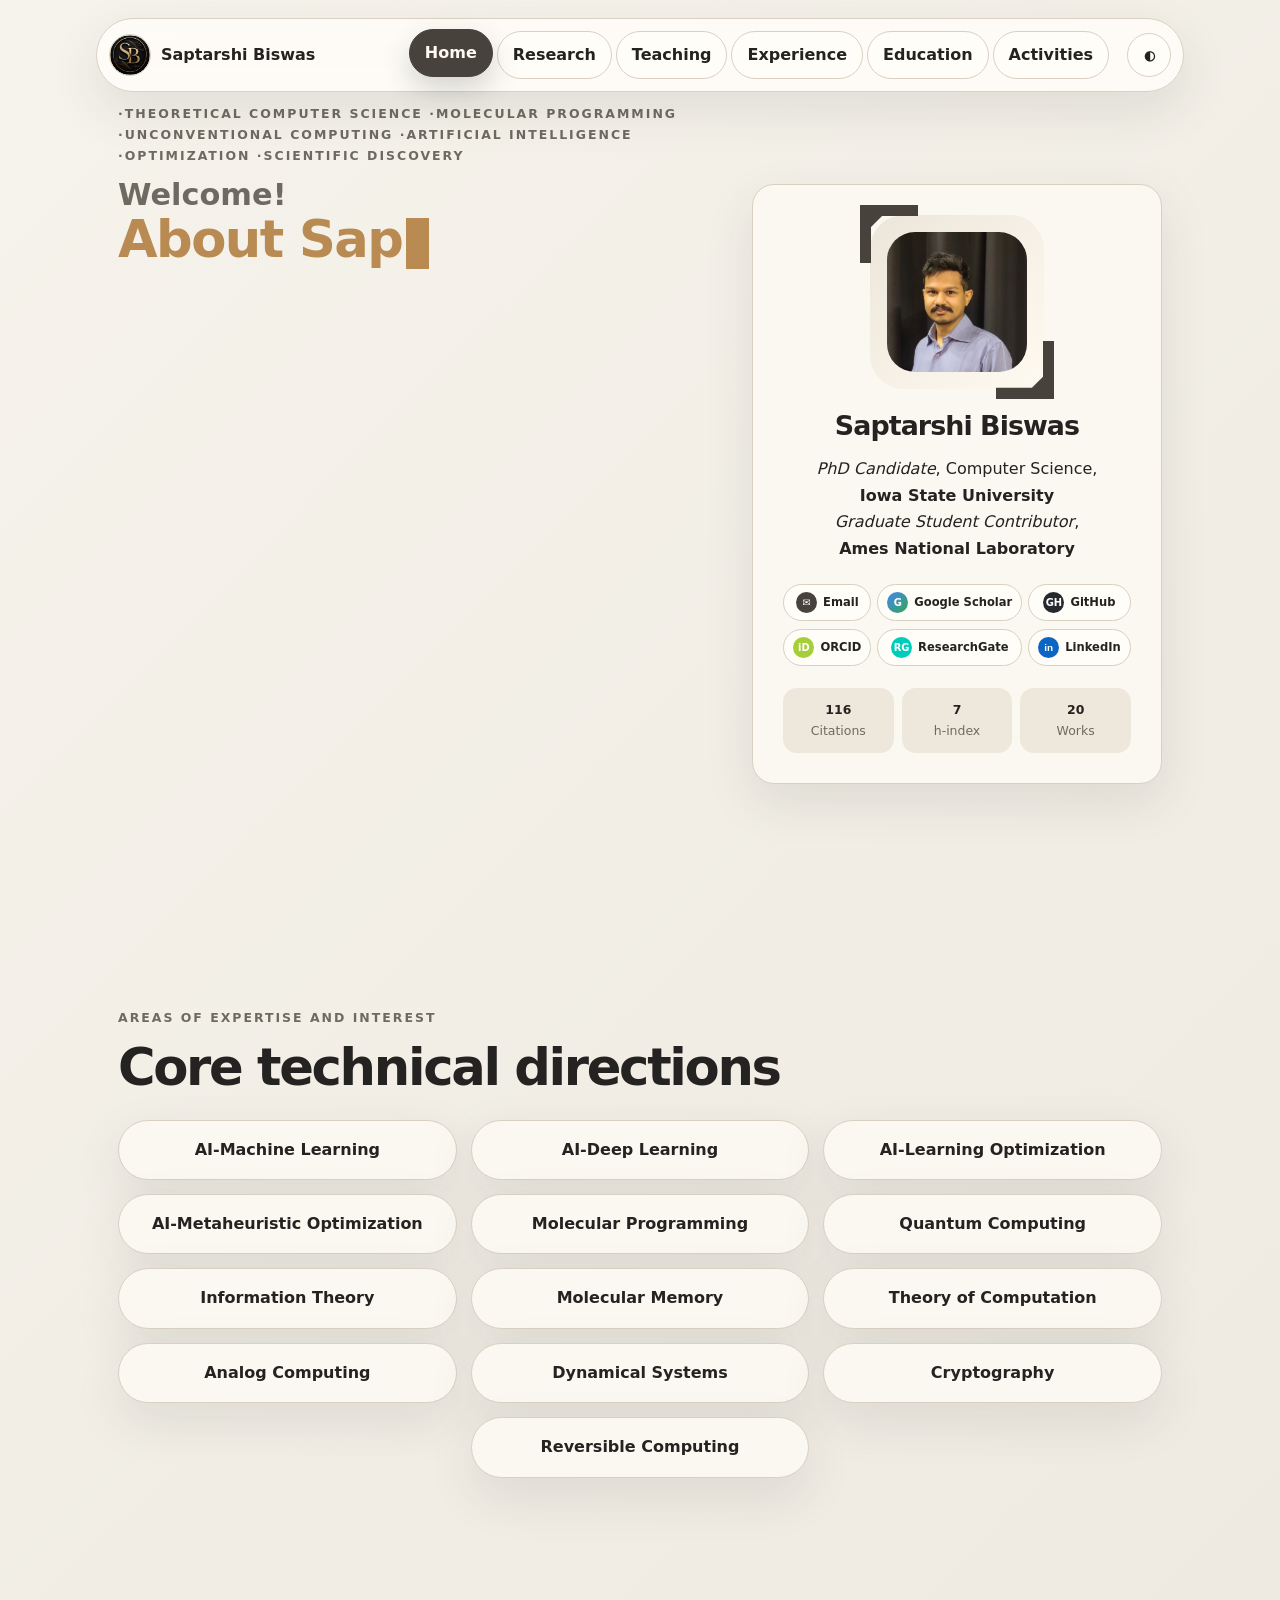
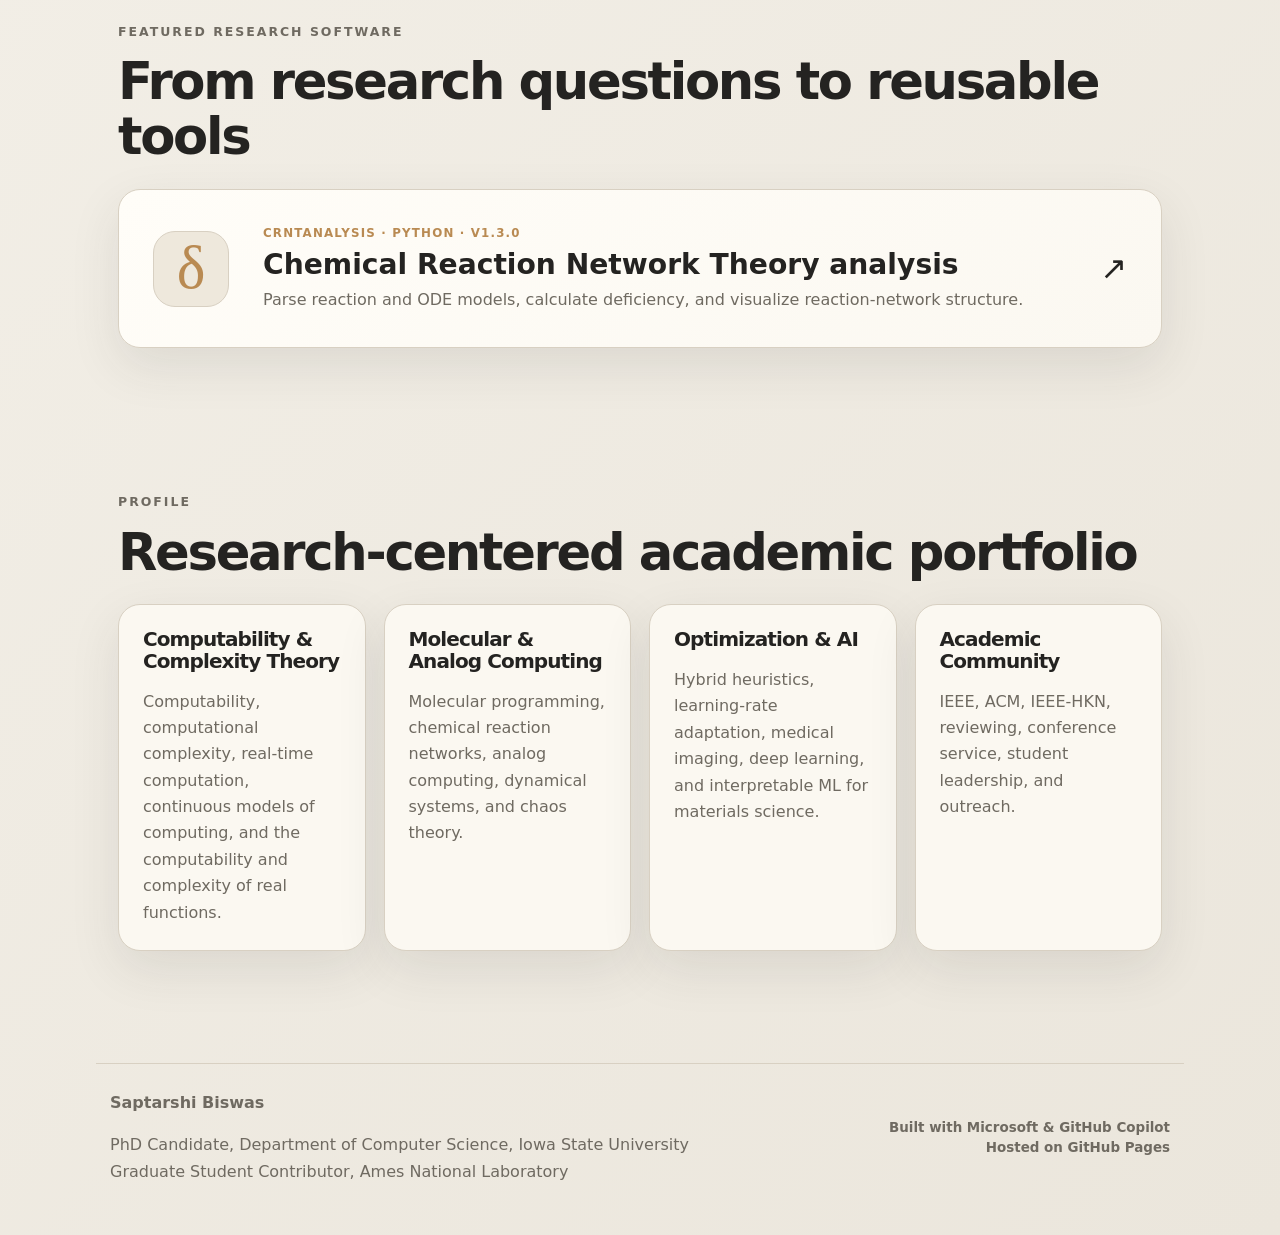
<file: index.html>
<!DOCTYPE html>
<html lang="en">
  <head>
    <meta charset="UTF-8" />
    <meta name="viewport" content="width=device-width, initial-scale=1.0" />

    <title>Saptarshi Biswas | PhD Candidate in Computer Science</title>

    <meta
      name="description"
      content="Saptarshi Biswas is a PhD Candidate in Computer Science at Iowa State University working on theoretical computer science, molecular programming, chemical reaction networks, analog computing, theoretical AI, optimization, machine learning, and scientific discovery."
    />

    <meta
      name="keywords"
      content="Saptarshi Biswas, Iowa State University, Computer Science, Theoretical Computer Science, Molecular Programming, Chemical Reaction Networks, Analog Computing, Oracle Pointer Machines, Storage Modification Machines, Theoretical AI, Optimization, Machine Learning, Deep Learning, Reversible Computing, Cryptography, Dynamical Systems"
    />

    <meta name="author" content="Saptarshi Biswas" />
    <meta name="robots" content="index, follow" />

    <link rel="canonical" href="https://Sapi98.github.io/" />

    <!-- Favicons -->
    <link rel="icon" href="favicon.ico" sizes="any" />
    <link rel="icon" type="image/png" href="Designer.png" />
    <link rel="icon" type="image/png" sizes="48x48" href="Designer-48.png" />
    <link rel="icon" type="image/png" sizes="192x192" href="Designer-192.png" />
    <link rel="icon" type="image/png" sizes="512x512" href="Designer-512.png" />
    <link rel="apple-touch-icon" sizes="192x192" href="Designer-192.png" />

    <!-- Open Graph / Social Preview -->
    <meta property="og:title" content="Saptarshi Biswas | PhD Candidate in Computer Science" />
    <meta
      property="og:description"
      content="Academic website of Saptarshi Biswas featuring research, publications, teaching, experience, education, people, and professional service."
    />
    <meta property="og:type" content="website" />
    <meta property="og:url" content="https://Sapi98.github.io/" />
    <meta property="og:image" content="https://Sapi98.github.io/Designer-512.png" />
    <meta property="og:site_name" content="Saptarshi Biswas" />

    <!-- Twitter / X Preview -->
    <meta name="twitter:card" content="summary_large_image" />
    <meta name="twitter:title" content="Saptarshi Biswas | PhD Candidate in Computer Science" />
    <meta
      name="twitter:description"
      content="Research profile, publications, teaching, education, experience, people, and academic service of Saptarshi Biswas."
    />
    <meta name="twitter:image" content="https://Sapi98.github.io/Designer-512.png" />

    <!-- Structured Data -->
    <script type="application/ld+json">
    {
      "@context": "https://schema.org",
      "@type": "Person",
      "name": "Saptarshi Biswas",
      "url": "https://Sapi98.github.io/",
      "image": "https://Sapi98.github.io/profile.jpg",
      "jobTitle": "PhD Candidate in Computer Science",
      "affiliation": {
        "@type": "CollegeOrUniversity",
        "name": "Iowa State University"
      },
      "worksFor": [
        {
          "@type": "CollegeOrUniversity",
          "name": "Iowa State University"
        },
        {
          "@type": "Organization",
          "name": "Ames National Laboratory"
        }
      ],
      "email": "mailto:sbiswas@iastate.edu",
      "sameAs": [
        "https://scholar.google.com/citations?user=PUi9jlQAAAAJ&hl=en",
        "https://www.researchgate.net/profile/Saptarshi-Biswas-6",
        "https://github.com/Sapi98",
        "https://www.linkedin.com/in/saptarshi-biswas-sapi98/"
      ],
      "knowsAbout": [
        "Theoretical Computer Science",
        "Computability Theory",
        "Computational Complexity",
        "Molecular Programming",
        "Chemical Reaction Networks",
        "Analog Computing",
        "Oracle Pointer Machines",
        "Storage Modification Machines",
        "Theoretical AI",
        "Optimization",
        "Machine Learning",
        "Deep Learning",
        "Reversible Computing",
        "Cryptography",
        "Dynamical Systems",
        "Scientific Machine Learning"
      ]
    }
    </script>

    <!-- Fonts and CSS -->
    <link rel="preconnect" href="https://fonts.googleapis.com" />
    <link rel="preconnect" href="https://fonts.gstatic.com" crossorigin />
    <link
      href="https://fonts.googleapis.com"/>
    <link rel="stylesheet" href="style.css" />
  </head>
  <body>
    <div class="scroll-progress" aria-hidden="true">
      <div class="scroll-progress-bar" id="scrollProgressBar"></div>
    </div>
    <header class="site-header">
      <a class="brand" href="index.html">
        <span class="brand-mark brand-image-mark">
          <img src="Designer.png" alt="SB" />
        </span>
        <span class="brand-text">Saptarshi Biswas</span>
      </a>
      <button class="menu-toggle" id="menuToggle" type="button" aria-label="Toggle navigation">
        ☰
      </button>
      <nav class="site-nav" id="siteNav" aria-label="Primary navigation">
        <a class="nav-link active" href="index.html">
          Home
        </a>
        <a class="nav-link" href="research.html">
          Research
        </a>
        <a class="nav-link" href="teaching.html">
          Teaching
        </a>
        <a class="nav-link" href="experience.html">
          Experience
        </a>
        <a class="nav-link" href="education.html">
          Education
        </a>
        <a class="nav-link" href="activities.html">
          Activities
        </a>
        <!-- <a class="nav-link" href="people.html">
          People
        </a> -->
      </nav>
      <button class="theme-toggle" id="themeToggle" type="button" aria-label="Toggle theme">
        ◐
      </button>
    </header>
    <main>
      <section class="hero section reveal">
        <div class="hero-content">
          <p class="eyebrow">
            ·Theoretical Computer Science ·Molecular Programming 
            ·Unconventional Computing ·Artificial Intelligence 
            ·Optimization ·Scientific Discovery
          </p>
          <div class="about-intro">
            <div id="typingLine1" class="typing-line">
              <!-- Hey there, I'm -->
            </div>

            <div id="typingLine2" class="typing-name">
              <!-- Saptarshi -->
            </div>
            
            <div class="hero-delayed" id="introContent">
              <div class="about-tagline">
                Bridging Theoretical Computer Science, Molecular Programming, Analog Computation,
                Theoretical AI, Optimization, and AI-Driven Discovery.
              </div>
            
              <p class="section-note">
              I am a PhD Candidate in Computer Science at Iowa State University
              working at the intersection of theoretical computer science,
              molecular programming, unconventional computing, machine learning,
              and scientific discovery. My research explores how computation
              emerges across discrete, continuous, biological, and physical
              systems—from chemical reaction networks and analog models of
              computation to AI-driven optimization and data-driven science.
              </p>

              <p class="section-note">
              I enjoy building bridges between theory and practice, using
              mathematical foundations to understand computation while developing
              computational tools that address challenges in science,
              engineering, and emerging technologies.
              </p>
              

              <div class="hero-actions">
                <a class="btn btn-charcoal" href="Documents/Short_CV.pdf" target="_blank" rel="noopener">
                  Short CV
                </a>
                <a class="btn btn-soft" href="Documents/CV.pdf" target="_blank" rel="noopener">
                  Full Academic CV
                </a>
                <!-- <a class="btn btn-soft" href="https://scholar.google.com/citations?user=PUi9jlQAAAAJ&hl=en" target="_blank" rel="noopener">
                  Google Scholar
                </a> -->
              </div>
            </div>
          </div>
        </div>
        <aside class="profile-card">
          <div class="profile-photo-frame">
            <span class="corner-arrow corner-arrow-major corner-arrow-tl">
            </span>
            <span class="corner-arrow corner-arrow-minor corner-arrow-tl-minor">
            </span>
            <img src="Documents/profile.jpg" alt="Saptarshi Biswas" onerror="this.style.display='none'; this.nextElementSibling.style.display='grid';" />
            <span class="profile-initials">
              SB
            </span>
            <span class="corner-arrow corner-arrow-major corner-arrow-br">
            </span>
            <span class="corner-arrow corner-arrow-minor corner-arrow-br-minor">
            </span>
          </div>
          <h2>
            Saptarshi Biswas
          </h2>
          <p>
            <em>PhD Candidate</em>, Computer Science,
            <!-- <br />
              -->
            <br />
            <b>Iowa State University</b>
            <br />
            <em>Graduate Student Contributor</em>,
            <br />
            <b>Ames National Laboratory</b>
          </p>
        <div class="profile-links">
  <a
    class="profile-link"
    href="mailto:sbiswas@iastate.edu"
    aria-label="Email Saptarshi Biswas"
    title="Email"
  >
    <span class="profile-link-icon email-icon">✉</span>
    <span class="profile-link-text">Email</span>
  </a>

  <a
    class="profile-link"
    href="https://scholar.google.com/citations?user=PUi9jlQAAAAJ&amp;hl=en"
    target="_blank"
    rel="noopener"
    aria-label="Google Scholar profile"
    title="Google Scholar"
  >
    <span class="profile-link-icon scholar-icon">G</span>
    <span class="profile-link-text">Google Scholar</span>
  </a>

  <a
    class="profile-link"
    href="https://github.com/Sapi98"
    target="_blank"
    rel="noopener"
    aria-label="GitHub profile"
    title="GitHub"
  >
    <span class="profile-link-icon github-icon">GH</span>
    <span class="profile-link-text">GitHub</span>
  </a>

  <a
    class="profile-link"
    href="https://orcid.org/0000-0001-7082-023X"
    target="_blank"
    rel="noopener"
    aria-label="ORCID profile"
    title="ORCID"
  >
    <span class="profile-link-icon orcid-icon">iD</span>
    <span class="profile-link-text">ORCID</span>
  </a>

  <a
    class="profile-link"
    href="https://www.researchgate.net/profile/Saptarshi-Biswas-6"
    target="_blank"
    rel="noopener"
    aria-label="ResearchGate profile"
    title="ResearchGate"
  >
    <span class="profile-link-icon researchgate-icon">RG</span>
    <span class="profile-link-text">ResearchGate</span>
  </a>

  <a
    class="profile-link"
    href="https://www.linkedin.com/in/saptarshi-biswas-sapi98/"
    target="_blank"
    rel="noopener"
    aria-label="LinkedIn profile"
    title="LinkedIn"
  >
    <span class="profile-link-icon linkedin-icon">in</span>
    <span class="profile-link-text">LinkedIn</span>
  </a>
</div>
        <div class="mini-stats" aria-label="Research metrics">
  <span>
    <b id="citationCount">100+</b>
    Citations
  </span>

  <span>
    <b id="hIndex">7</b>
    h-index
  </span>

  <span>
    <b id="worksCount">20</b>
    Works
  </span>
</div>
        </aside>
      </section>
      <section class="section reveal">
        <div class="section-heading">
          <p class="eyebrow">
            Areas of expertise and interest
          </p>
          <h2>
            Core technical directions
          </h2>
        </div>
        <div class="chip-grid">
          <span>
            AI-Machine Learning
          </span>
          <span>
            AI-Deep Learning
          </span>
          <span>
            AI-Learning Optimization
          </span>
          <span>
            AI-Metaheuristic Optimization
          </span>
          <span>
            Molecular Programming
          </span>
          <span>
            Quantum Computing
          </span>
          <span>
            Information Theory
          </span>
          <span>
            Molecular Memory
          </span>
          <span>
            Theory of Computation
          </span>
          <span>
            Analog Computing
          </span>
          <span>
            Dynamical Systems
          </span>
          <span>
            Cryptography
          </span>
          <span>
            Reversible Computing
          </span>
        </div>
      </section>
      <section class="section reveal software-teaser-section">
        <div class="section-heading">
          <p class="eyebrow">Featured Research Software</p>
          <h2>From research questions to reusable tools</h2>
        </div>

        <a class="software-teaser" href="research.html#research-software">
          <span class="software-teaser-mark" aria-hidden="true">δ</span>
          <span class="software-teaser-copy">
            <span class="software-teaser-meta">CRNTAnalysis · Python · v1.3.0</span>
            <strong>Chemical Reaction Network Theory analysis</strong>
            <span>
              Parse reaction and ODE models, calculate deficiency, and visualize reaction-network structure.
            </span>
          </span>
          <span class="software-teaser-arrow" aria-hidden="true">↗</span>
        </a>
      </section>
      <section class="section reveal">
        <div class="section-heading">
          <p class="eyebrow">
            Profile
          </p>
          <h2>
            Research-centered academic portfolio
          </h2>
        </div>
        <div class="grid four">

          <article class="tile">
            <h3>
              Computability &amp; Complexity Theory
            </h3>
            <p>
              Computability, computational complexity, real-time computation, continuous models of computing,
              and the computability and complexity of real functions.
            </p>
          </article>

          <article class="tile">
            <h3>
              Molecular &amp; Analog Computing
            </h3>
            <p>
              Molecular programming, chemical reaction networks, analog computing, dynamical systems, and chaos theory.
            </p>
          </article>
          <article class="tile">
            <h3>
              Optimization &amp; AI
            </h3>
            <p>
              Hybrid heuristics, learning-rate adaptation, medical imaging, deep learning, and interpretable ML for materials science.
            </p>
          </article>
          <article class="tile">
            <h3>
              Academic Community
            </h3>
            <p>
              IEEE, ACM, IEEE-HKN, reviewing, conference service, student leadership, and outreach.
            </p>
          </article>
        </div>
      </section>
      <!-- <section class="section reveal">
        <div class="section-heading">
          <p class="eyebrow">
            Quick links
          </p>
          <h2>
            Academic and professional profiles
          </h2>
        </div>
        <div class="link-grid">
          <a class="link-card" href="https://scholar.google.com/citations?user=PUi9jlQAAAAJ&hl=en" target="_blank" rel="noopener">
            <span>
              Google Scholar
            </span>
            <small>
              Publications and citations
            </small>
          </a>
          <a class="link-card"
            href="https://orcid.org/0000-0001-7082-023X" target="_blank" rel="noopener">
            <span>
              ORCID
            </span>
            <small>
              Researcher identifier and publication profile
            </small>
          </a>
          <a class="link-card" href="https://www.researchgate.net/profile/Saptarshi-Biswas-6?ev=hdr_xprf" target="_blank" rel="noopener">
            <span>
              ResearchGate
            </span>
            <small>
              Research profile
            </small>
          </a>
          <a class="link-card" href="https://github.com/Sapi98" target="_blank" rel="noopener">
            <span>
              GitHub
            </span>
            <small>
              Code and projects
            </small>
          </a>
          <a class="link-card" href="https://www.linkedin.com/in/saptarshi-biswas-sapi98/" target="_blank" rel="noopener">
            <span>
              LinkedIn
            </span>
            <small>
              Professional profile
            </small>
          </a>
        </div>
      </section> -->
    </main>
    <footer class="site-footer home-footer">
  <div>
    <strong>
      Saptarshi Biswas
    </strong>
    <p>
      PhD Candidate, Department of Computer Science, Iowa State University<br />
      Graduate Student Contributor, Ames National Laboratory
    </p>
  </div>

  <div class="footer-credit">
    Built with Microsoft & GitHub Copilot </br>
    Hosted on GitHub Pages
  </div>
</footer>
    <script src="script.js">
    </script>
    <script src="publications.js">
    </script>
  </body>
</html>
</file>
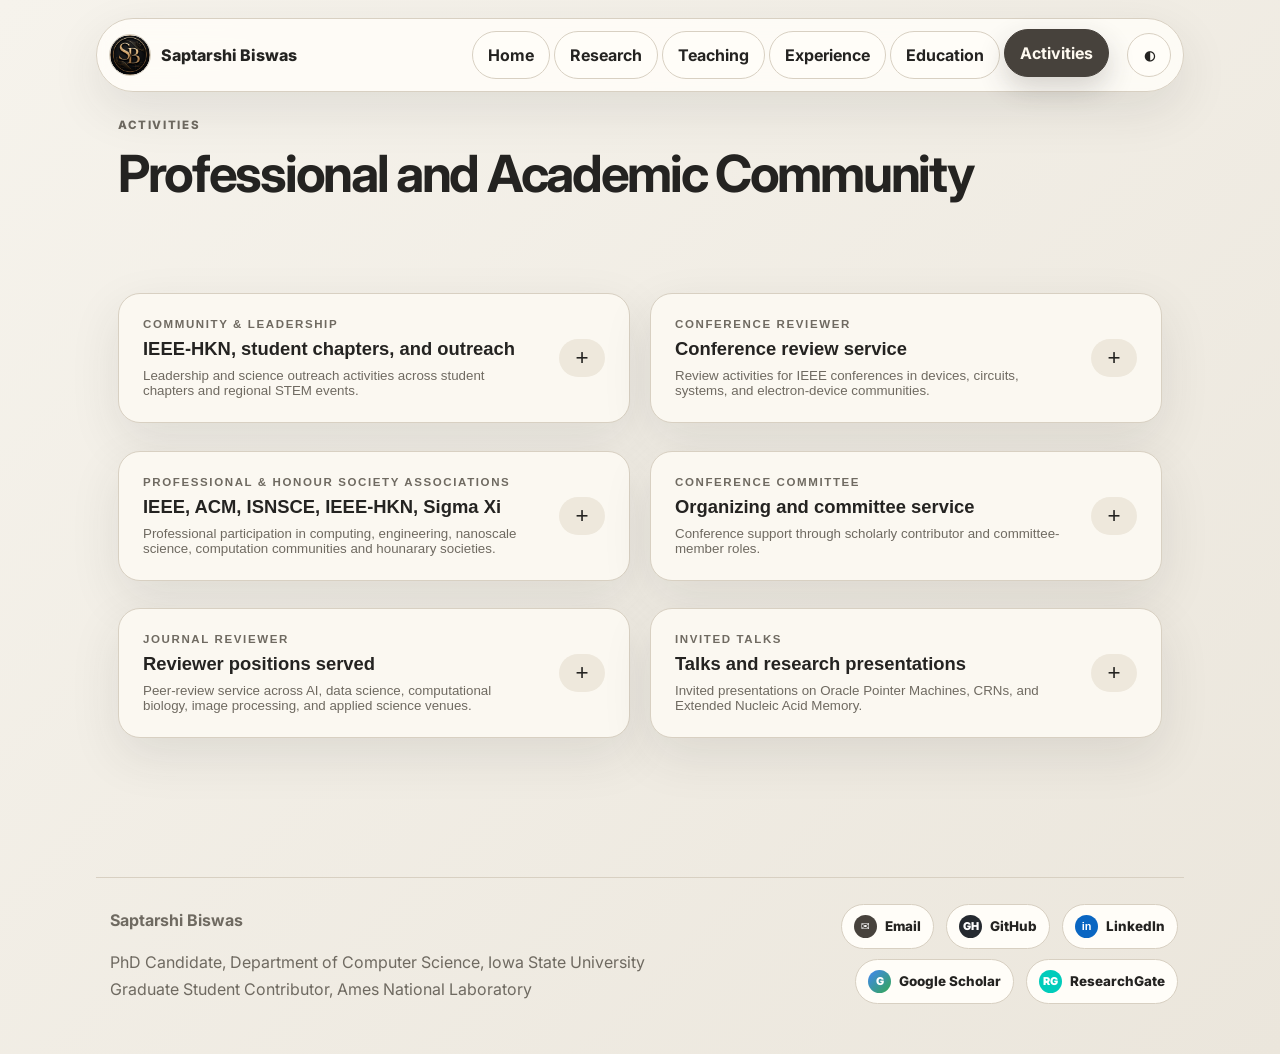
<file: activities.html>
<!DOCTYPE html>
<html lang="en">
  <head>
    <meta charset="UTF-8" />
    <meta name="viewport" content="width=device-width, initial-scale=1.0" />

    <title>Activities, Service & Leadership | Saptarshi Biswas</title>

    <meta
      name="description"
      content="Academic activities, professional service, reviewer roles, conference service, invited talks, professional memberships, community leadership, and outreach activities of Saptarshi Biswas."
    />

    <meta
      name="keywords"
      content="Saptarshi Biswas activities, academic service, professional service, reviewer, conference committee, IEEE, ACM, IEEE-HKN, professional memberships, invited talks, community leadership, outreach"
    />

    <meta name="author" content="Saptarshi Biswas" />
    <meta name="robots" content="index, follow" />

    <!-- https://Sapi98.github.io/activities.html -->

    <!-- Open Graph / Social Preview -->
    <meta property="og:title" content="Activities, Service & Leadership | Saptarshi Biswas" />
    <meta
      property="og:description"
      content="Academic activities, professional service, reviewer roles, conference service, leadership, invited talks, and professional memberships of Saptarshi Biswas."
    />
    <meta property="og:type" content="website" />
    <meta property="og:url" content="https://Sapi98.github.io/activities.html" />
    <meta property="og:image" content="https://Sapi98.github.io/profile.jpg" />
    <meta property="og:site_name" content="Saptarshi Biswas" />

    <!-- Twitter / X Preview -->
    <meta name="twitter:card" content="summary_large_image" />
    <meta name="twitter:title" content="Activities, Service & Leadership | Saptarshi Biswas" />
    <meta
      name="twitter:description"
      content="Professional activities, academic service, leadership, reviewer roles, and invited talks of Saptarshi Biswas."
    />
    <meta name="twitter:image" content="https://Sapi98.github.io/profile.jpg" />

    <!-- Fonts and CSS -->
    <link rel="preconnect" href="https://fonts.googleapis.com" />
    <link rel="preconnect" href="https://fonts.gstatic.com" crossorigin />
    <link
      href="https://fonts.googleapis.com/css2?family=Inter:wght@400;500;600;700;800;900&display=swap"
      rel="stylesheet"
    />
    <link rel="stylesheet" href="style.css" />
  </head>
  <body>
    <div class="scroll-progress" aria-hidden="true">
      <div class="scroll-progress-bar" id="scrollProgressBar"></div>
    </div>
    <header class="site-header">
      <a class="brand" href="index.html">
        <span class="brand-mark brand-image-mark">
          <img src="Designer.png" alt="SB" />
        </span>
        <span class="brand-text">Saptarshi Biswas</span>
      </a>
      <button class="menu-toggle" id="menuToggle" type="button" aria-label="Toggle navigation">
        ☰
      </button>
      <nav class="site-nav" id="siteNav" aria-label="Primary navigation">
        <a class="nav-link" href="index.html">
          Home
        </a>
        <a class="nav-link" href="research.html">
          Research
        </a>
        <a class="nav-link" href="teaching.html">
          Teaching
        </a>
        <a class="nav-link" href="experience.html">
          Experience
        </a>
        <a class="nav-link" href="education.html">
          Education
        </a>
        <a class="nav-link active" href="activities.html">
          Activities
        </a>
        <!-- <a class="nav-link" href="people.html">
          People
        </a> -->
      </nav>
      <button class="theme-toggle" id="themeToggle" type="button" aria-label="Toggle theme">
        ◐
      </button>
    </header>
    <main>
      <section class="page-title section reveal">
        <p class="eyebrow">
          Activities
        </p>
        <h1>
          Professional and Academic Community
        </h1>
      </section>
      <section class="section reveal">
        <div class="accordion-grid">
          <article class="service-card expand-card">
            <button class="expand-summary" type="button">
              <span>
                <small>
                  Community &amp; Leadership
                </small>
                <strong>
                  IEEE-HKN, student chapters, and outreach
                </strong>
                <em>
                  Leadership and science outreach activities across student chapters and regional STEM events.
                </em>
              </span>
              <span class="accordion-icon">
                +
              </span>
            </button>
            <div class="expand-details">
              <div>
                <ol class="clean-list numbered-list">
                  <li>
                    Vice President, IEEE-HKN Nu Chapter, Iowa State University — Apr 2026–Present.
                  </li>
                  <li>
                    Chair, MSIT IEEE Computer Society Student Branch Chapter — Aug 2019–Jul 2020.
                  </li>
                  <li>
                    Chair, MSIT ACM Student Chapter — Nov 2018–Jul 2019.
                  </li>
                  <li>
                    ISU Center for Communication Excellence Ambassador — Apr 2024.
                  </li>
                  <li>
                    Scorekeeper, Iowa Regional High School Science Bowl, Ames, Iowa — Mar 7, 2026.
                  </li>
                  <li>
                    Scorekeeper, Iowa Regional Middle School Science Bowl, Ames, Iowa — Feb 21, 2026.
                  </li>
                  <li>
                    Judge, State Science and Technology Fair of Iowa (SSTFI), Ames, Iowa — Mar 2024 and Mar 2025.
                  </li>
                </ol>
              </div>
            </div>
          </article>
          <article class="service-card expand-card">
            <button class="expand-summary" type="button">
              <span>
                <small>
                  Professional & Honour Society Associations
                </small>
                <strong>
                  IEEE, ACM, ISNSCE, IEEE-HKN, Sigma Xi
                </strong>
                <em>
                  Professional participation in computing, engineering, nanoscale science, computation communities and hounarary societies.
                </em>
              </span>
              <span class="accordion-icon">
                +
              </span>
            </button>
            <div class="expand-details">
              <div>
                <ol class="clean-list numbered-list">
                  <li>
                    Full Member, Sigma Xi: The Scientific Research Honor Society — Aug 2026–Present.
                  </li>
                  <li>
                    Lifetime Member, IEEE-HKN (Eta Kappa Nu) Honor Society — Dec 2025–Present.
                  </li>
                  <li>
                    Member, International Society for Nanoscale Science, Computation and Engineering (ISNSCE) — Jun 2026–Present.
                  </li>
                  <li>
                    Member, IEEE and IEEE Computer Society — Aug 2019–Present.
                  </li>
                  <li>
                    Member, ACM — Nov 2018–Present.
                  </li>
                </ol>
              </div>
            </div>
          </article>
          <article class="service-card expand-card">
            <button class="expand-summary" type="button">
              <span>
                <small>
                  Journal Reviewer
                </small>
                <strong>
                  Reviewer positions served
                </strong>
                <em>
                  Peer-review service across AI, data science, computational biology, image processing, and applied science venues.
                </em>
              </span>
              <span class="accordion-icon">
                +
              </span>
            </button>
            <div class="expand-details">
              <div>
                <ol class="clean-list numbered-list">
                  <li>
                    IEEE Transactions on Artificial Intelligence — IEEE.
                  </li>
                  <li>
                    Computer Methods and Programs in Biomedicine Update — Elsevier.
                  </li>
                  <li>
                    Journal of Engineering Research — Elsevier.
                  </li>
                  <li>
                    SoftwareX — Elsevier.
                  </li>
                  <li>
                    Archives of Computational Methods in Engineering — Springer Nature.
                  </li>
                  <li>
                    International Journal of Data Science and Analytics — Springer Nature.
                  </li>
                  <li>
                    Computational Biology and Chemistry — Elsevier.
                  </li>
                  <li>
                    Cluster Computing — Springer Nature.
                  </li>
                  <li>
                    Signal, Image and Video Processing — Springer Nature.
                  </li>
                  <li>
                    Discover Applied Sciences — Springer Nature.
                  </li>
                  <li>
                    Machine Vision and Applications — Springer Nature.
                  </li>
                  <li>
                    Scientific Reports — Nature.
                  </li>
                  <li>
                    Knowledge and Information Systems — Springer Nature.
                  </li>
                  <li>
                    Current Computer-Aided Drug Design — Bentham Science.
                  </li>
                  <li>
                    Artificial Intelligence Review — Springer Nature.
                  </li>
                  <li>
                    Applied Artificial Intelligence — Taylor &amp; Francis Group.
                  </li>
                </ol>
              </div>
            </div>
          </article>
          <article class="service-card expand-card">
            <button class="expand-summary" type="button">
              <span>
                <small>
                  Conference Reviewer
                </small>
                <strong>
                  Conference review service
                </strong>
                <em>
                  Review activities for IEEE conferences in devices, circuits, systems, and electron-device communities.
                </em>
              </span>
              <span class="accordion-icon">
                +
              </span>
            </button>
            <div class="expand-details">
              <div>
                <ol class="clean-list numbered-list">
                  <li>
                    2025 Devices for Integrated Circuit (DevIC 2025).
                  </li>
                  <li>
                    3rd IEEE Electron Device Kolkata Conference 2024 (EDKCON 2024).
                  </li>
                  <li>
                    5th International Conference on Devices for Integrated Circuit (DevIC 2023).
                  </li>
                  <li>
                    3rd IEEE Conference on VLSI Device, Circuit and System (IEEE VLSI DCS 2022).
                  </li>
                  <li>
                    2nd IEEE Electron Device Kolkata Conference 2022 (EDKCON 2022).
                  </li>
                </ol>
              </div>
            </div>
          </article>
          <article class="service-card expand-card">
            <button class="expand-summary" type="button">
              <span>
                <small>
                  Conference Committee
                </small>
                <strong>
                  Organizing and committee service
                </strong>
                <em>
                  Conference support through scholarly contributor and committee-member roles.
                </em>
              </span>
              <span class="accordion-icon">
                +
              </span>
            </button>
            <div class="expand-details">
              <div>
                <ol class="clean-list numbered-list">
                  <li>
                    Scholarly Contributor, International Conference on Emerging Trends in Cyber Security &amp; Digital Protection (ICETCSDP-2026).
                  </li>
                  <li>
                    Committee Member, 3rd IEEE Conference on VLSI Device, Circuit, and System (IEEE VLSI DCS 2022).
                  </li>
                </ol>
              </div>
            </div>
          </article>
          <article class="service-card expand-card">
            <button class="expand-summary" type="button">
              <span>
                <small>
                  Invited Talks
                </small>
                <strong>
                  Talks and research presentations
                </strong>
                <em>
                  Invited presentations on Oracle Pointer Machines, CRNs, and Extended Nucleic Acid Memory.
                </em>
              </span>
              <span class="accordion-icon">
                +
              </span>
            </button>
            <div class="expand-details">
              <div>
                <ol class="clean-list numbered-list">
                  <li>
                    Iowa Colloquium on Information, Complexity, and Logic Summer Research Conference, Drake University — “Real-Time Simulation of Chemical Reaction Networks with Oracle Pointer Machines,” Jun 3–4, 2025.
                  </li>
                  <li>
                    Department of Computer Science, Drake University — “Extended Nucleic Acid Memory,” September 2023.
                  </li>
                  <li>
                    World Gene Convention 2023, BIT Congress, Sapporo, Japan — “Extended Nucleic Acid Memory,” January 2023.
                  </li>
                  <li>
                    Laboratory of Molecular Programming, Department of Computer Science, Iowa State University — “Extended Nucleic Acid Memory,” August 2022.
                  </li>
                </ol>
              </div>
            </div>
          </article>
        </div>
      </section>
    </main>
    <footer class="site-footer">
  <div>
    <strong>
      Saptarshi Biswas
    </strong>
    <p>
      PhD Candidate, Department of Computer Science, Iowa State University<br />
      Graduate Student Contributor, Ames National Laboratory
    </p>
  </div>

  <div class="footer-links">
    <a class="footer-link" href="mailto:sbiswas@iastate.edu">
      <span class="footer-icon email-icon">
        ✉
      </span>
      <span>
        Email
      </span>
    </a>

    <a
      class="footer-link"
      href="https://github.com/Sapi98"
      target="_blank"
      rel="noopener"
    >
      <span class="footer-icon github-icon">
        GH
      </span>
      <span>
        GitHub
      </span>
    </a>

    <a
      class="footer-link"
      href="https://www.linkedin.com/in/saptarshi-biswas-sapi98/"
      target="_blank"
      rel="noopener"
    >
      <span class="footer-icon linkedin-icon">
        in
      </span>
      <span>
        LinkedIn
      </span>
    </a>

    <a
      class="footer-link"
      href="https://scholar.google.com/citations?user=PUi9jlQAAAAJ&amp;hl=en"
      target="_blank"
      rel="noopener"
    >
      <span class="footer-icon scholar-icon">
        G
      </span>
      <span>
        Google Scholar
      </span>
    </a>

    <a
      class="footer-link"
      href="https://www.researchgate.net/profile/Saptarshi-Biswas-6"
      target="_blank"
      rel="noopener"
    >
      <span class="footer-icon researchgate-icon">
        RG
      </span>
      <span>
        ResearchGate
      </span>
    </a>
  </div>
</footer>
    <script src="script.js">
    </script>
  </body>
</html>
</file>
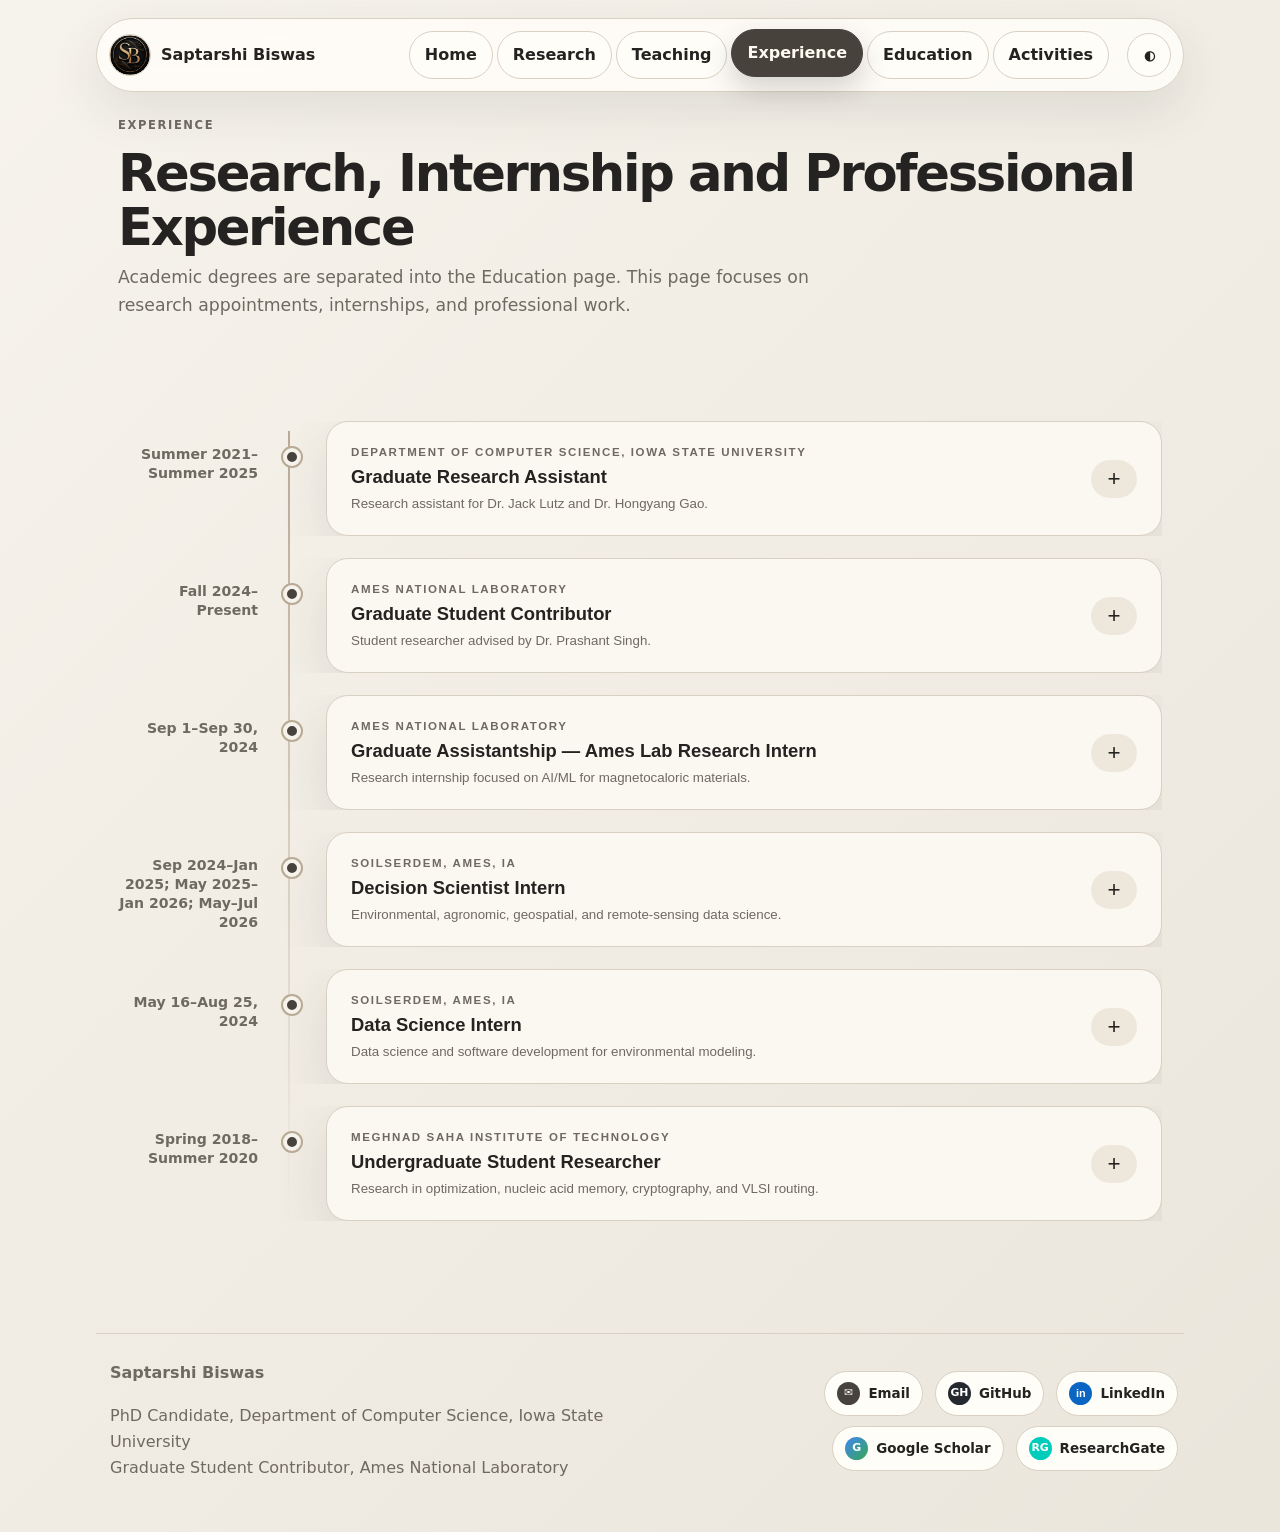
<file: experience.html>
<!DOCTYPE html>
<html lang="en">
  <head>
    <meta charset="UTF-8" />
    <meta name="viewport" content="width=device-width, initial-scale=1.0" />

    <title>Experience | Saptarshi Biswas</title>

    <meta
      name="description"
      content="Research, academic, industry, internship, and laboratory experience of Saptarshi Biswas, including work at Iowa State University, Ames National Laboratory, and applied AI/data science roles."
    />

    <meta
      name="keywords"
      content="Saptarshi Biswas experience, Iowa State University, Ames National Laboratory, research assistant, decision scientist intern, data science intern, AI research, computational research"
    />

    <meta name="author" content="Saptarshi Biswas" />
    <meta name="robots" content="index, follow" />

    <link rel="canonical" href="https://Sapi98.github.io/"/>

    <meta property="og:title" content="Experience | Saptarshi Biswas" />
    <meta
      property="og:description"
      content="Academic, research, laboratory, and industry experience of Saptarshi Biswas."
    />
    <meta property="og:type" content="website" />
    <meta property="og:url" content="https://Sapi98.github.io/experience.html" />
    <meta property="og:image" content="https://Sapi98.github.io/profile.jpg" />
    <meta property="og:site_name" content="Saptarshi Biswas" />

    <meta name="twitter:card" content="summary_large_image" />
    <meta name="twitter:title" content="Experience | Saptarshi Biswas" />
    <meta
      name="twitter:description"
      content="Research, academic, and industry experience of Saptarshi Biswas."
    />
    <meta name="twitter:image" content="https://Sapi98.github.io/profile.jpg" />

    <link rel="preconnect" href="https://fonts.googleapis.com" />
    <link rel="preconnect" href="https://fonts.gstatic.com" crossorigin />
    <link
      href="https://fonts.googleapis.com"/>
    <link rel="stylesheet" href="style.css" />
  </head>
  <body>
    <div class="scroll-progress" aria-hidden="true">
      <div class="scroll-progress-bar" id="scrollProgressBar"></div>
    </div>
    <header class="site-header">
      <a class="brand" href="index.html">
        <span class="brand-mark brand-image-mark">
          <img src="Designer.png" alt="SB" />
        </span>
        <span class="brand-text">Saptarshi Biswas</span>
      </a>
      <button class="menu-toggle" id="menuToggle" type="button" aria-label="Toggle navigation">
        ☰
      </button>
      <nav class="site-nav" id="siteNav" aria-label="Primary navigation">
        <a class="nav-link" href="index.html">
          Home
        </a>
        <a class="nav-link" href="research.html">
          Research
        </a>
        <a class="nav-link" href="teaching.html">
          Teaching
        </a>
        <a class="nav-link active" href="experience.html">
          Experience
        </a>
        <a class="nav-link" href="education.html">
          Education
        </a>
        <a class="nav-link" href="activities.html">
          Activities
        </a>
        <!-- <a class="nav-link" href="people.html">
          People
        </a> -->
      </nav>
      <button class="theme-toggle" id="themeToggle" type="button" aria-label="Toggle theme">
        ◐
      </button>
    </header>
    <main>
      <section class="page-title section reveal">
        <p class="eyebrow">
          Experience
        </p>
        <h1>
          Research, Internship and Professional Experience
        </h1>
        <p>
          Academic degrees are separated into the Education page. This page focuses on research appointments, internships, and professional work.
        </p>
      </section>
      <section class="section reveal">
        <div class="timeline-modern">
          <article class="timeline-entry expand-card">
            <div class="timeline-date">
              Summer 2021–Summer 2025
            </div>
            <div class="timeline-node" aria-hidden="true">
            </div>
            <div class="timeline-card">
              <button class="expand-summary" type="button">
                <span>
                  <small>
                    Department of Computer Science, Iowa State University
                  </small>
                  <strong>
                    Graduate Research Assistant
                  </strong>
                  <em>
                    Research assistant for Dr. Jack Lutz and Dr. Hongyang Gao.
                  </em>
                </span>
                <span class="accordion-icon">
                  +
                </span>
              </button>
              <div class="expand-details">
                <div>
                  <ul class="clean-list">
                    <li>
                      Investigated computational models stronger than Turing Machines for computable real functions.
                    </li>
                    <li>
                      Compared theoretical parallel models with analog models such as GPAC.
                    </li>
                    <li>
                      Studied computability and complexity of real numbers and functions.
                    </li>
                    <li>
                      Investigated real-function computability using Oracle Pointer Machines.
                    </li>
                    <li>
                      Explored learning-rate optimization effects on meta-learning models.
                    </li>
                  </ul>
                </div>
              </div>
            </div>
          </article>
          <article class="timeline-entry expand-card">
            <div class="timeline-date">
              Fall 2024–Present
            </div>
            <div class="timeline-node" aria-hidden="true">
            </div>
            <div class="timeline-card">
              <button class="expand-summary" type="button">
                <span>
                  <small>
                    Ames National Laboratory
                  </small>
                  <strong>
                    Graduate Student Contributor
                  </strong>
                  <em>
                    Student researcher advised by Dr. Prashant Singh.
                  </em>
                </span>
                <span class="accordion-icon">
                  +
                </span>
              </button>
              <div class="expand-details">
                <div>
                  <ul class="clean-list">
                    <li>
                      Investigating clustering approaches in magnetocaloric materials.
                    </li>
                    <li>
                      Studying machine learning algorithms in magnetocalorimetry.
                    </li>
                    <li>
                      Developing reliable ML practices for magnetocalorimetry.
                    </li>
                    <li>
                      Creating accessible visualizations and presentations for research findings.
                    </li>
                  </ul>
                </div>
              </div>
            </div>
          </article>
          <article class="timeline-entry expand-card">
            <div class="timeline-date">
              Sep 1–Sep 30, 2024
            </div>
            <div class="timeline-node" aria-hidden="true">
            </div>
            <div class="timeline-card">
              <button class="expand-summary" type="button">
                <span>
                  <small>
                    Ames National Laboratory
                  </small>
                  <strong>
                    Graduate Assistantship — Ames Lab Research Intern
                  </strong>
                  <em>
                    Research internship focused on AI/ML for magnetocaloric materials.
                  </em>
                </span>
                <span class="accordion-icon">
                  +
                </span>
              </button>
              <div class="expand-details">
                <div>
                  <ul class="clean-list">
                    <li>
                      Developed AI/ML models for research.
                    </li>
                    <li>
                      Unveiled patterns in magnetocaloric response.
                    </li>
                    <li>
                      Analyzed chemical composition and magnetocaloric response.
                    </li>
                    <li>
                      Explored material compositions and temperatures.
                    </li>
                    <li>
                      Identified promising magnetocaloric materials.
                    </li>
                  </ul>
                </div>
              </div>
            </div>
          </article>
          <article class="timeline-entry expand-card">
            <div class="timeline-date">
              Sep 2024–Jan 2025; May 2025–Jan 2026; May–Jul 2026
            </div>
            <div class="timeline-node" aria-hidden="true">
            </div>
            <div class="timeline-card">
              <button class="expand-summary" type="button">
                <span>
                  <small>
                    SoilSerdem, Ames, IA
                  </small>
                  <strong>
                    Decision Scientist Intern
                  </strong>
                  <em>
                    Environmental, agronomic, geospatial, and remote-sensing data science.
                  </em>
                </span>
                <span class="accordion-icon">
                  +
                </span>
              </button>
              <div class="expand-details">
                <div>
                  <ul class="clean-list">
                    <li>
                      Collected and managed spatial/non-spatial environmental datasets.
                    </li>
                    <li>
                      Designed and validated supervised/unsupervised models.
                    </li>
                    <li>
                      Developed software applications for agronomic and geospatial problems.
                    </li>
                    <li>
                      Analyzed Landsat-8/9 imagery and Digital Elevation Models.
                    </li>
                    <li>
                      Integrated NASA Weather API, soil surveys, and water sensor data.
                    </li>
                    <li>
                      Collaborated with agronomists, soil scientists, and remote-sensing specialists.
                    </li>
                  </ul>
                </div>
              </div>
            </div>
          </article>
          <article class="timeline-entry expand-card">
            <div class="timeline-date">
              May 16–Aug 25, 2024
            </div>
            <div class="timeline-node" aria-hidden="true">
            </div>
            <div class="timeline-card">
              <button class="expand-summary" type="button">
                <span>
                  <small>
                    SoilSerdem, Ames, IA
                  </small>
                  <strong>
                    Data Science Intern
                  </strong>
                  <em>
                    Data science and software development for environmental modeling.
                  </em>
                </span>
                <span class="accordion-icon">
                  +
                </span>
              </button>
              <div class="expand-details">
                <div>
                  <ul class="clean-list">
                    <li>
                      Validated environmental data models.
                    </li>
                    <li>
                      Applied supervised and unsupervised learning.
                    </li>
                    <li>
                      Designed and maintained data science software applications.
                    </li>
                    <li>
                      Managed large environmental/geospatial databases.
                    </li>
                    <li>
                      Produced reports and visualizations.
                    </li>
                    <li>
                      Led independent project components within cross-functional teams.
                    </li>
                  </ul>
                </div>
              </div>
            </div>
          </article>
          <article class="timeline-entry expand-card">
            <div class="timeline-date">
              Spring 2018–Summer 2020
            </div>
            <div class="timeline-node" aria-hidden="true">
            </div>
            <div class="timeline-card">
              <button class="expand-summary" type="button">
                <span>
                  <small>
                    Meghnad Saha Institute of Technology
                  </small>
                  <strong>
                    Undergraduate Student Researcher
                  </strong>
                  <em>
                    Research in optimization, nucleic acid memory, cryptography, and VLSI routing.
                  </em>
                </span>
                <span class="accordion-icon">
                  +
                </span>
              </button>
              <div class="expand-details">
                <div>
                  <ul class="clean-list">
                    <li>
                      Developed meta-heuristic framework for RSMT problems.
                    </li>
                    <li>
                      Studied meta-heuristics in VLSI global routing.
                    </li>
                    <li>
                      Implemented PIO and GPSO for approximate RSMT solutions.
                    </li>
                    <li>
                      Developed Extended Nucleic Acid Memory.
                    </li>
                    <li>
                      Constructed Varibox encryption/decryption algorithm.
                    </li>
                    <li>
                      Contributed to EMBA authentication survey.
                    </li>
                  </ul>
                </div>
              </div>
            </div>
          </article>
        </div>
      </section>
    </main>
    <footer class="site-footer">
  <div>
    <strong>
      Saptarshi Biswas
    </strong>
    <p>
      PhD Candidate, Department of Computer Science, Iowa State University<br />
      Graduate Student Contributor, Ames National Laboratory
    </p>
  </div>

  <div class="footer-links">
    <a class="footer-link" href="mailto:sbiswas@iastate.edu">
      <span class="footer-icon email-icon">
        ✉
      </span>
      <span>
        Email
      </span>
    </a>

    <a
      class="footer-link"
      href="https://github.com/Sapi98"
      target="_blank"
      rel="noopener"
    >
      <span class="footer-icon github-icon">
        GH
      </span>
      <span>
        GitHub
      </span>
    </a>

    <a
      class="footer-link"
      href="https://www.linkedin.com/in/saptarshi-biswas-sapi98/"
      target="_blank"
      rel="noopener"
    >
      <span class="footer-icon linkedin-icon">
        in
      </span>
      <span>
        LinkedIn
      </span>
    </a>

    <a
      class="footer-link"
      href="https://scholar.google.com/citations?user=PUi9jlQAAAAJ&amp;hl=en"
      target="_blank"
      rel="noopener"
    >
      <span class="footer-icon scholar-icon">
        G
      </span>
      <span>
        Google Scholar
      </span>
    </a>

    <a
      class="footer-link"
      href="https://www.researchgate.net/profile/Saptarshi-Biswas-6"
      target="_blank"
      rel="noopener"
    >
      <span class="footer-icon researchgate-icon">
        RG
      </span>
      <span>
        ResearchGate
      </span>
    </a>
  </div>
</footer>
    <script src="script.js">
    </script>
  </body>
</html>
</file>
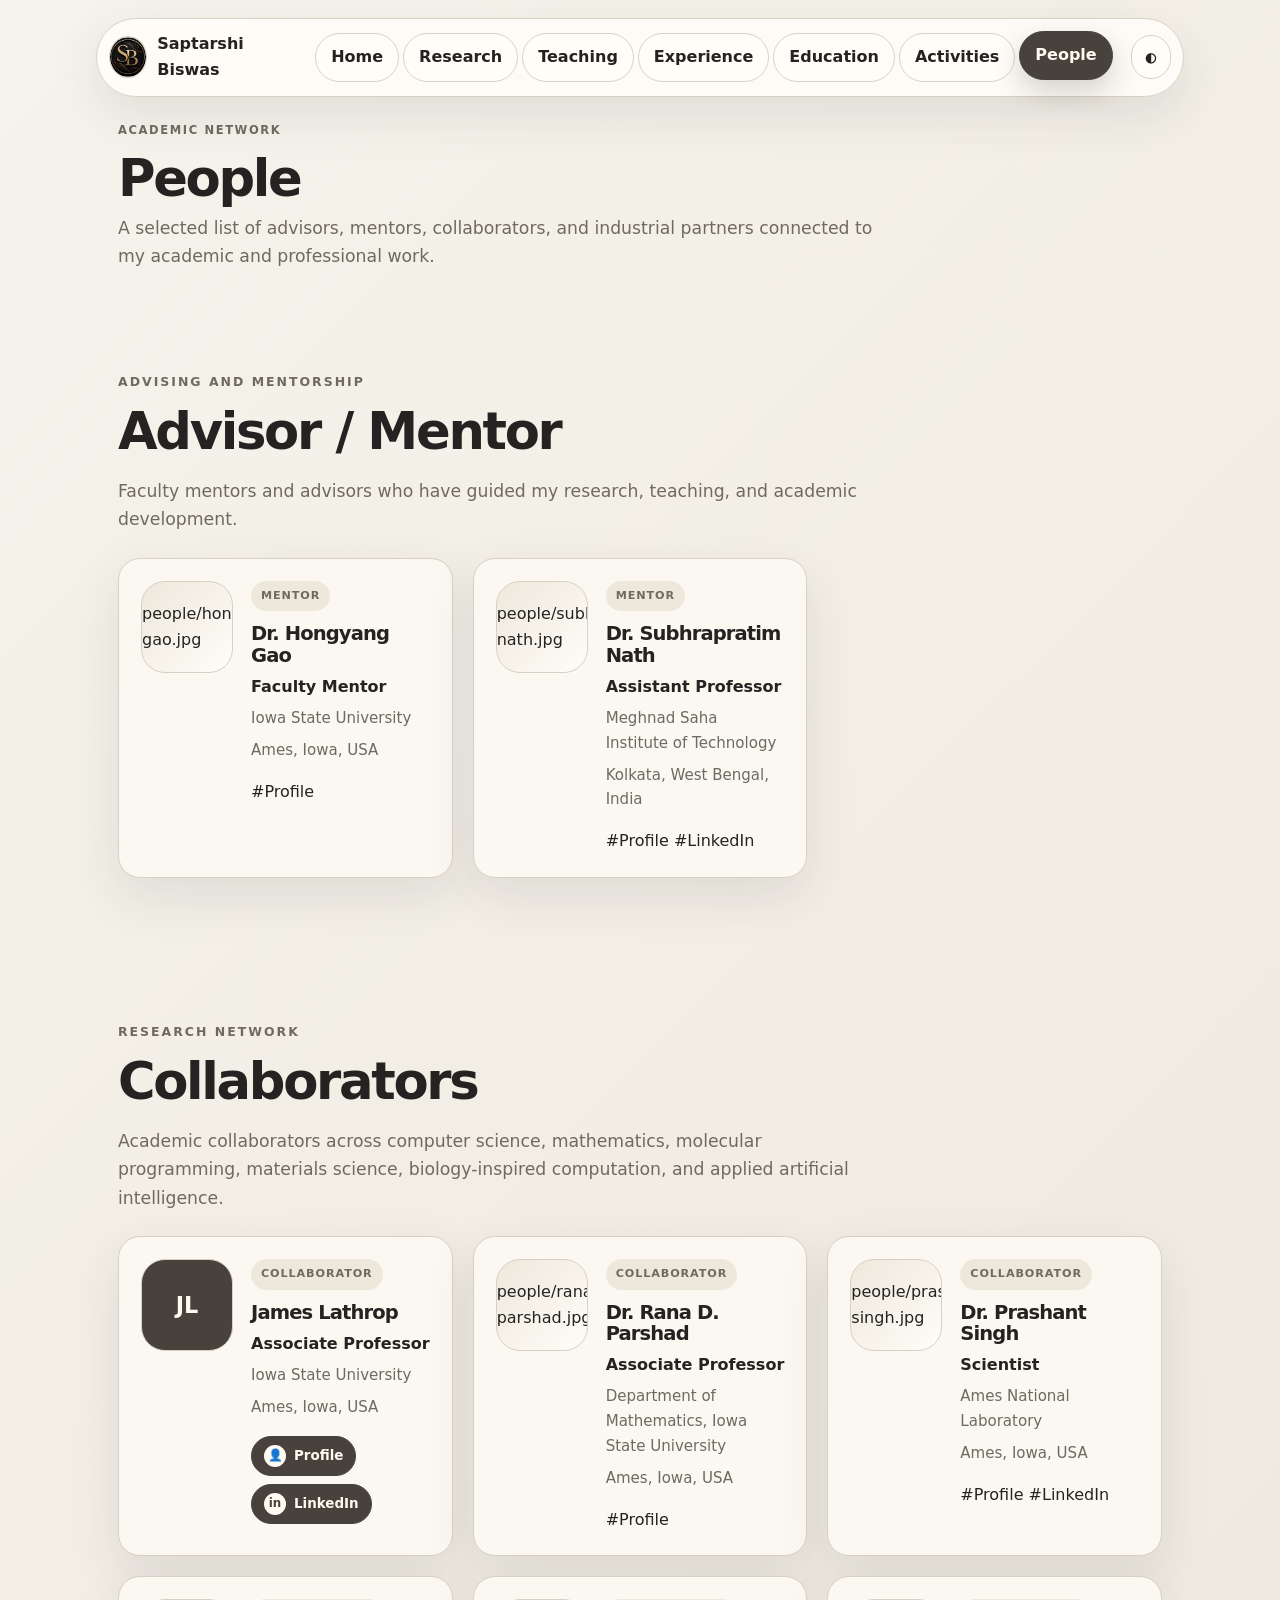
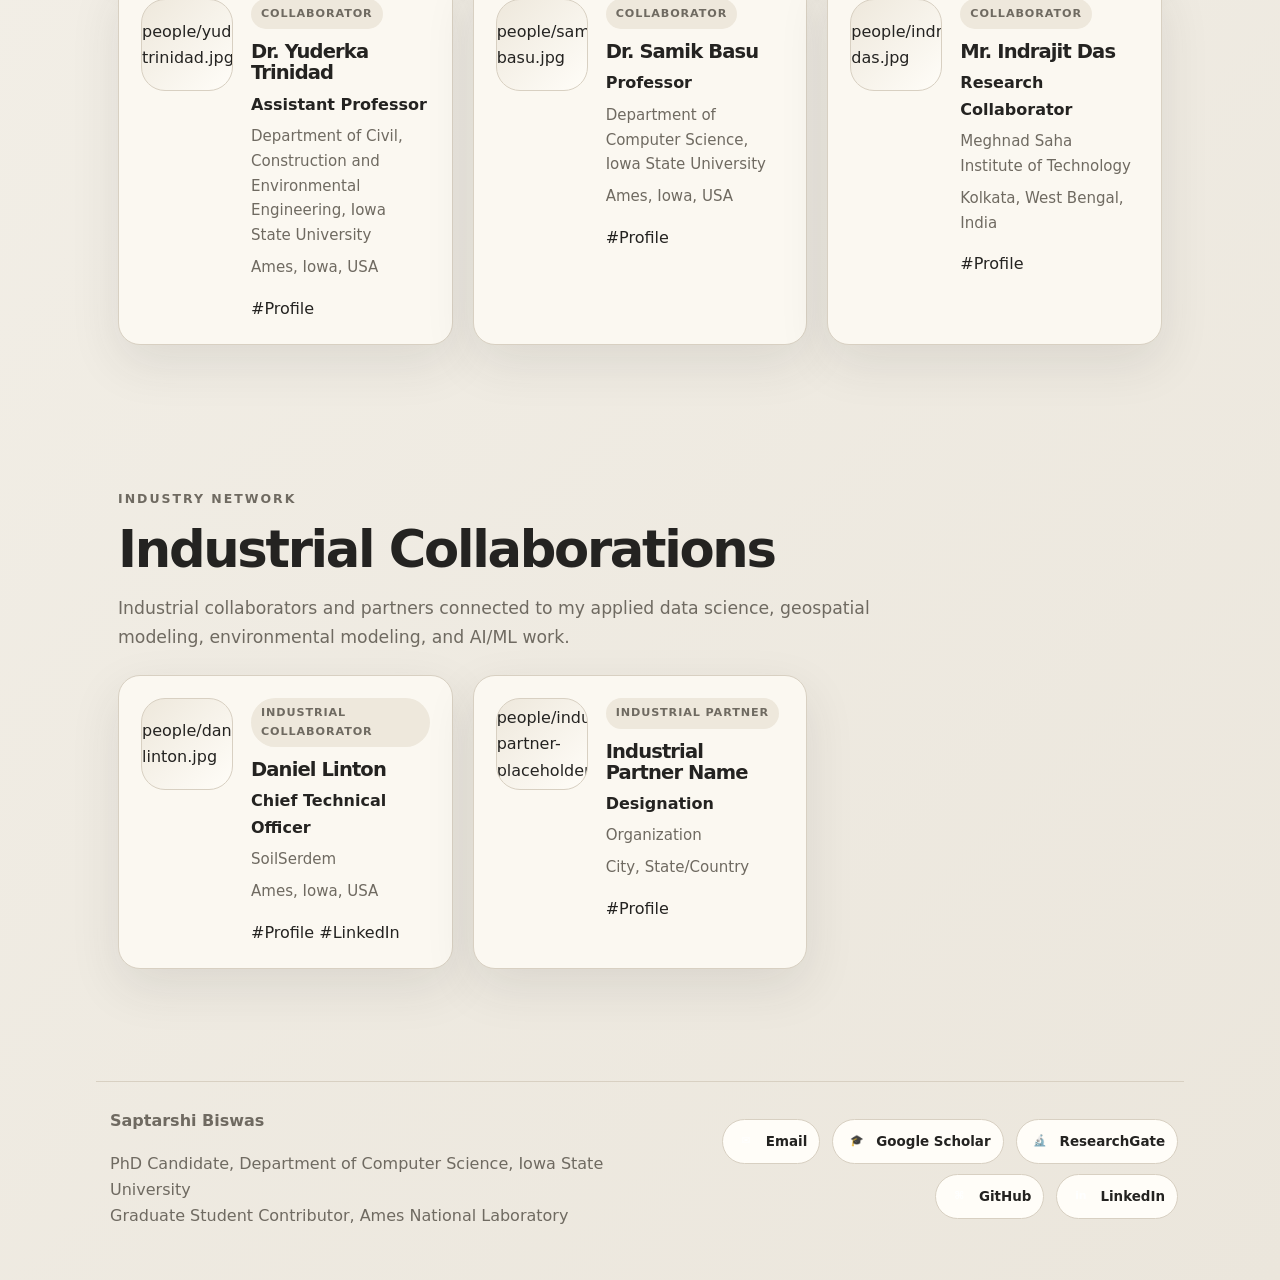
<file: people.html>
<!DOCTYPE html>
<html lang="en">
    <head>
    <meta charset="UTF-8" />
    <meta name="viewport" content="width=device-width, initial-scale=1.0" />

    <title>People | Saptarshi Biswas</title>

    <meta
        name="description"
        content="Collaborators, advisors, mentors, and industrial collaborators of Saptarshi Biswas."
    />

    <link rel="preconnect" href="https://fonts.googleapis.com" />
    <link rel="preconnect" href="https://fonts.gstatic.com" crossorigin />
    <link
        href="https://fonts.googleapis.com"/>

    <link rel="stylesheet" href="style.css" />
    </head>

    <body>
    <header class="site-header">
        <a class="brand" href="index.html">
          <span class="brand-mark brand-image-mark">
            <img src="Designer.png" alt="SB" />
          </span>
          <span class="brand-text">Saptarshi Biswas</span>
        </a>

        <button class="menu-toggle" id="menuToggle" aria-label="Toggle navigation">
        ☰
        </button>

        <nav class="site-nav" id="siteNav">
        <a class="nav-link" href="index.html">
          Home
        </a>
        <a class="nav-link" href="research.html">
          Research
        </a>
        <a class="nav-link" href="teaching.html">
          Teaching
        </a>
        <a class="nav-link" href="experience.html">
          Experience
        </a>
        <a class="nav-link" href="education.html">
          Education
        </a>
        <a class="nav-link" href="activities.html">
          Activities
        </a>
        <a class="nav-link active" href="people.html">
          People
        </a>
        </nav>

        <button class="theme-toggle" id="themeToggle" aria-label="Toggle theme">
        ◐
        </button>
    </header>

    <main>
        <section class="section page-title reveal">
        <p class="eyebrow">Academic Network</p>
        <h1>People</h1>
        <p>
            A selected list of advisors, mentors, collaborators, and industrial partners
            connected to my academic and professional work.
        </p>
        </section>

        <section class="section reveal">
        <div class="section-heading">
            <p class="eyebrow">Advising and Mentorship</p>
            <h2>Advisor / Mentor</h2>
            <p class="section-note">
            Faculty mentors and advisors who have guided my research, teaching, and academic development.
            </p>
        </div>

        <div class="people-grid">
            <!-- <article class="person-card">
                <div class="person-photo-wrap">
                    <img
                    src="people/jack-lutz.jpg"
                    alt="Dr. Jack Lutz"
                <span class="person-role-tag">Advisor</span>

                    <h3>Dr. Jack Lutz</h3>

                    <p class="person-designation">
                    Professor
                    </p>

                    <p class="person-organization">
                    Department of Computer Science, Iowa State University
                    </p>

                    <p class="person-address">
                    Ames, Iowa, USA
                    </p>

                    <div class="person-links">
                    PROFILE_URL
                    LINKEDIN_URLLinkedIn</a>
                    </div>
                </div>
            </article> -->


            <article class="person-card">
            <div class="person-photo-wrap">
                people/hongyang-gao.jpg
                <div class="person-initials">HG</div>
            </div>

            <div class="person-content">
                <span class="person-role-tag">Mentor</span>
                <h3>Dr. Hongyang Gao</h3>
                <p class="person-designation">Faculty Mentor</p>
                <p class="person-organization">
                Iowa State University
                </p>
                <p class="person-address">
                Ames, Iowa, USA
                </p>

                <div class="person-links">
                #Profile</a>
                </div>
            </div>
            </article>

            <article class="person-card">
            <div class="person-photo-wrap">
                people/subhrapratim-nath.jpg
                <div class="person-initials">SN</div>
            </div>

            <div class="person-content">
                <span class="person-role-tag">Mentor</span>
                <h3>Dr. Subhrapratim Nath</h3>
                <p class="person-designation">Assistant Professor</p>
                <p class="person-organization">
                Meghnad Saha Institute of Technology
                </p>
                <p class="person-address">
                Kolkata, West Bengal, India
                </p>

                <div class="person-links">
                #Profile</a>
                #LinkedIn</a>
                </div>
            </div>
            </article>
        </div>
        </section>

        <section class="section reveal">
        <div class="section-heading">
            <p class="eyebrow">Research Network</p>
            <h2>Collaborators</h2>
            <p class="section-note">
            Academic collaborators across computer science, mathematics, molecular programming,
            materials science, biology-inspired computation, and applied artificial intelligence.
            </p>
        </div>

        <div class="people-grid">
            <article class="person-card">
                <div class="person-photo-wrap person-placeholder">
                    JL
                </div>

                <div class="person-content">
                    <span class="person-role-tag">Collaborator</span>

                    <h3>James Lathrop</h3>

                    <p class="person-designation">
                    Associate Professor
                    </p>

                    <p class="person-organization">
                    Iowa State University
                    </p>

                    <p class="person-address">
                    Ames, Iowa, USA
                    </p>

                    <div class="person-links">
                    
                        <a href="PROFILE_URL" target="_blank">
                            <span class="person-link-icon">👤</span>
                            Profile
                        </a>

                        <a href="LINKEDIN_URL" target="_blank">
                            <span class="person-link-icon">in</span>
                            LinkedIn
                        </a>

                    </div>
                </div>
            </article>

            <article class="person-card">
            <div class="person-photo-wrap">
                people/rana-parshad.jpg
                <div class="person-initials">RP</div>
            </div>

            <div class="person-content">
                <span class="person-role-tag">Collaborator</span>
                <h3>Dr. Rana D. Parshad</h3>
                <p class="person-designation">Associate Professor</p>
                <p class="person-organization">
                Department of Mathematics, Iowa State University
                </p>
                <p class="person-address">
                Ames, Iowa, USA
                </p>

                <div class="person-links">
                #Profile</a>
                </div>
            </div>
            </article>

            <article class="person-card">
            <div class="person-photo-wrap">
                people/prashant-singh.jpg
                <div class="person-initials">PS</div>
            </div>

            <div class="person-content">
                <span class="person-role-tag">Collaborator</span>
                <h3>Dr. Prashant Singh</h3>
                <p class="person-designation">Scientist</p>
                <p class="person-organization">
                Ames National Laboratory
                </p>
                <p class="person-address">
                Ames, Iowa, USA
                </p>

                <div class="person-links">
                #Profile</a>
                #LinkedIn</a>
                </div>
            </div>
            </article>

            <article class="person-card">
            <div class="person-photo-wrap">
                people/yuderka-trinidad.jpg
                <div class="person-initials">YT</div>
            </div>

            <div class="person-content">
                <span class="person-role-tag">Collaborator</span>
                <h3>Dr. Yuderka Trinidad</h3>
                <p class="person-designation">Assistant Professor</p>
                <p class="person-organization">
                Department of Civil, Construction and Environmental Engineering,
                Iowa State University
                </p>
                <p class="person-address">
                Ames, Iowa, USA
                </p>

                <div class="person-links">
                #Profile</a>
                </div>
            </div>
            </article>

            <article class="person-card">
            <div class="person-photo-wrap">
                people/samik-basu.jpg
                <div class="person-initials">SB</div>
            </div>

            <div class="person-content">
                <span class="person-role-tag">Collaborator</span>
                <h3>Dr. Samik Basu</h3>
                <p class="person-designation">Professor</p>
                <p class="person-organization">
                Department of Computer Science, Iowa State University
                </p>
                <p class="person-address">
                Ames, Iowa, USA
                </p>

                <div class="person-links">
                #Profile</a>
                </div>
            </div>
            </article>

            <article class="person-card">
            <div class="person-photo-wrap">
                people/indrajit-das.jpg
                <div class="person-initials">ID</div>
            </div>

            <div class="person-content">
                <span class="person-role-tag">Collaborator</span>
                <h3>Mr. Indrajit Das</h3>
                <p class="person-designation">Research Collaborator</p>
                <p class="person-organization">
                Meghnad Saha Institute of Technology
                </p>
                <p class="person-address">
                Kolkata, West Bengal, India
                </p>

                <div class="person-links">
                #Profile</a>
                </div>
            </div>
            </article>
        </div>
        </section>

        <section class="section reveal">
        <div class="section-heading">
            <p class="eyebrow">Industry Network</p>
            <h2>Industrial Collaborations</h2>
            <p class="section-note">
            Industrial collaborators and partners connected to my applied data science,
            geospatial modeling, environmental modeling, and AI/ML work.
            </p>
        </div>

        <div class="people-grid">
            <article class="person-card">
            <div class="person-photo-wrap">
                people/daniel-linton.jpg
                <div class="person-initials">DL</div>
            </div>

            <div class="person-content">
                <span class="person-role-tag">Industrial Collaborator</span>
                <h3>Daniel Linton</h3>
                <p class="person-designation">Chief Technical Officer</p>
                <p class="person-organization">
                SoilSerdem
                </p>
                <p class="person-address">
                Ames, Iowa, USA
                </p>

                <div class="person-links">
                #Profile</a>
                #LinkedIn</a>
                </div>
            </div>
            </article>

            <article class="person-card">
            <div class="person-photo-wrap">
                people/industrial-partner-placeholder.jpg
                <div class="person-initials">IP</div>
            </div>

            <div class="person-content">
                <span class="person-role-tag">Industrial Partner</span>
                <h3>Industrial Partner Name</h3>
                <p class="person-designation">Designation</p>
                <p class="person-organization">
                Organization
                </p>
                <p class="person-address">
                City, State/Country
                </p>

                <div class="person-links">
                #Profile</a>
                </div>
            </div>
            </article>
        </div>
        </section>
    </main>

    <footer class="site-footer">
      <div>
        <strong>
          Saptarshi Biswas
        </strong>
        <p>
          PhD Candidate, Department of Computer Science, Iowa State University<br />
          Graduate Student Contributor, Ames National Laboratory
        </p>
      </div>
      <div class="footer-links">
        <a class="footer-link" href="mailto:sbiswas@iastate.edu">
          <span class="footer-icon">
            ✉
          </span>
          <span>
            Email
          </span>
        </a>
        <a class="footer-link" href="https://scholar.google.com/citations?user=PUi9jlQAAAAJ&amp;hl=en" target="_blank" rel="noopener">
          <span class="footer-icon">
            🎓
          </span>
          <span>
            Google Scholar
          </span>
        </a>
        <a class="footer-link" href="https://www.researchgate.net/profile/Saptarshi-Biswas-6?ev=hdr_xprf" target="_blank" rel="noopener">
          <span class="footer-icon">
            🔬
          </span>
          <span>
            ResearchGate
          </span>
        </a>
        <a class="footer-link" href="https://github.com/Sapi98" target="_blank" rel="noopener">
          <span class="footer-icon">
            ⌘
          </span>
          <span>
            GitHub
          </span>
        </a>
        <a class="footer-link" href="https://www.linkedin.com/in/saptarshi-biswas-sapi98/" target="_blank" rel="noopener">
          <span class="footer-icon">
            in
          </span>
          <span>
            LinkedIn
          </span>
        </a>
      </div>
    </footer>
    <script src="script.js"></script>
    </body>
</html>
</file>
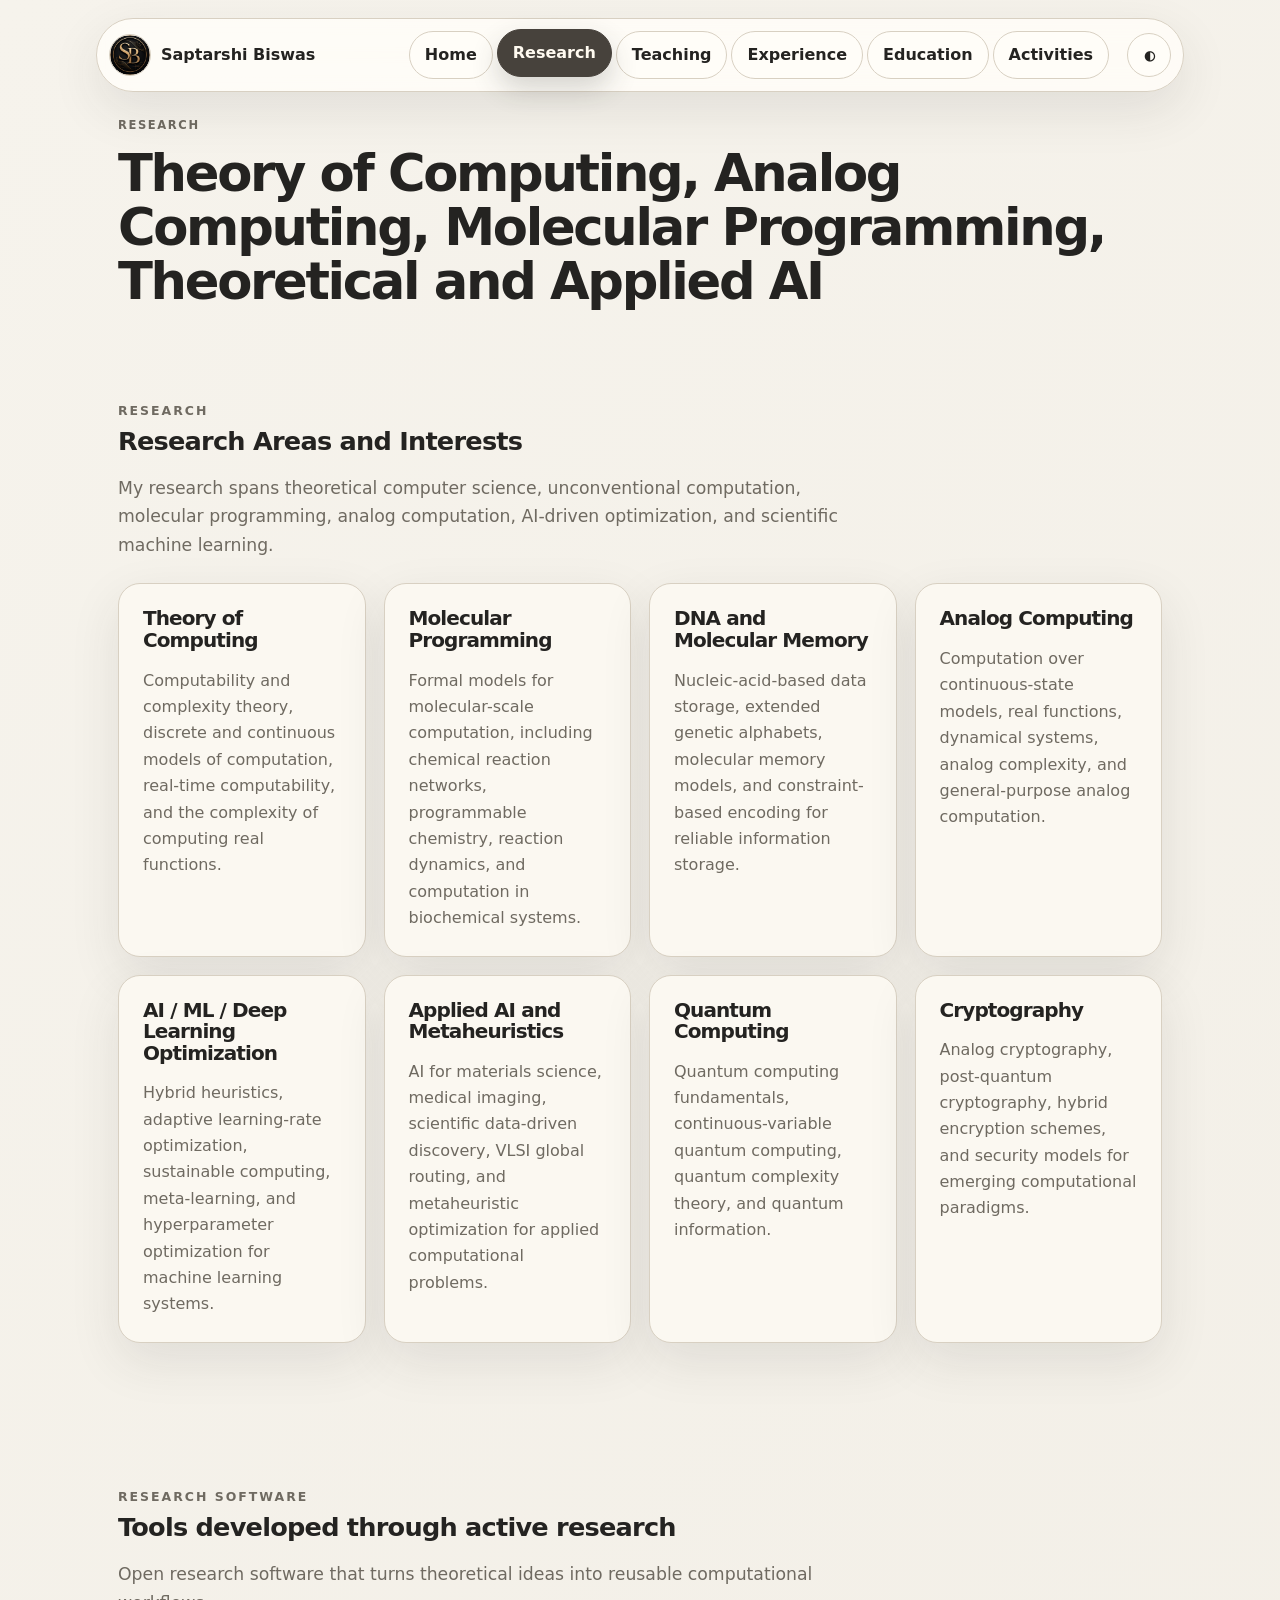
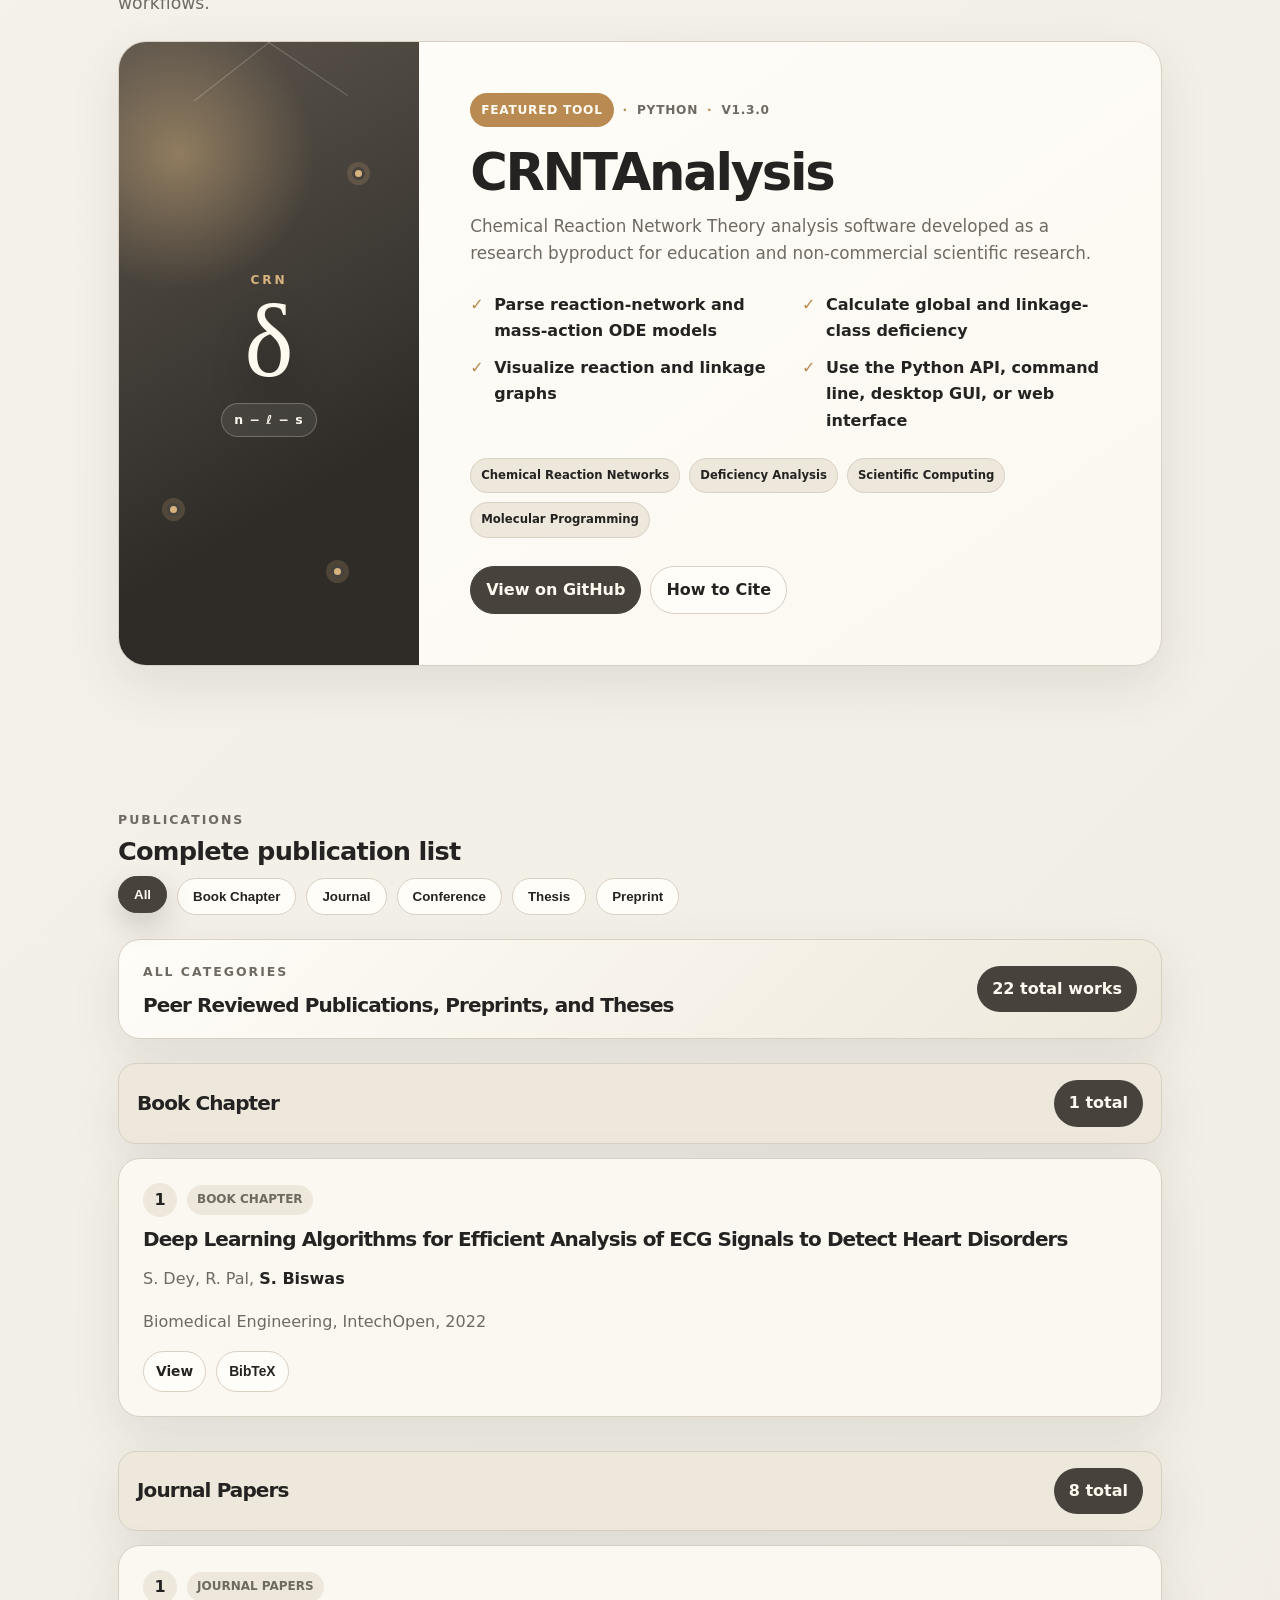
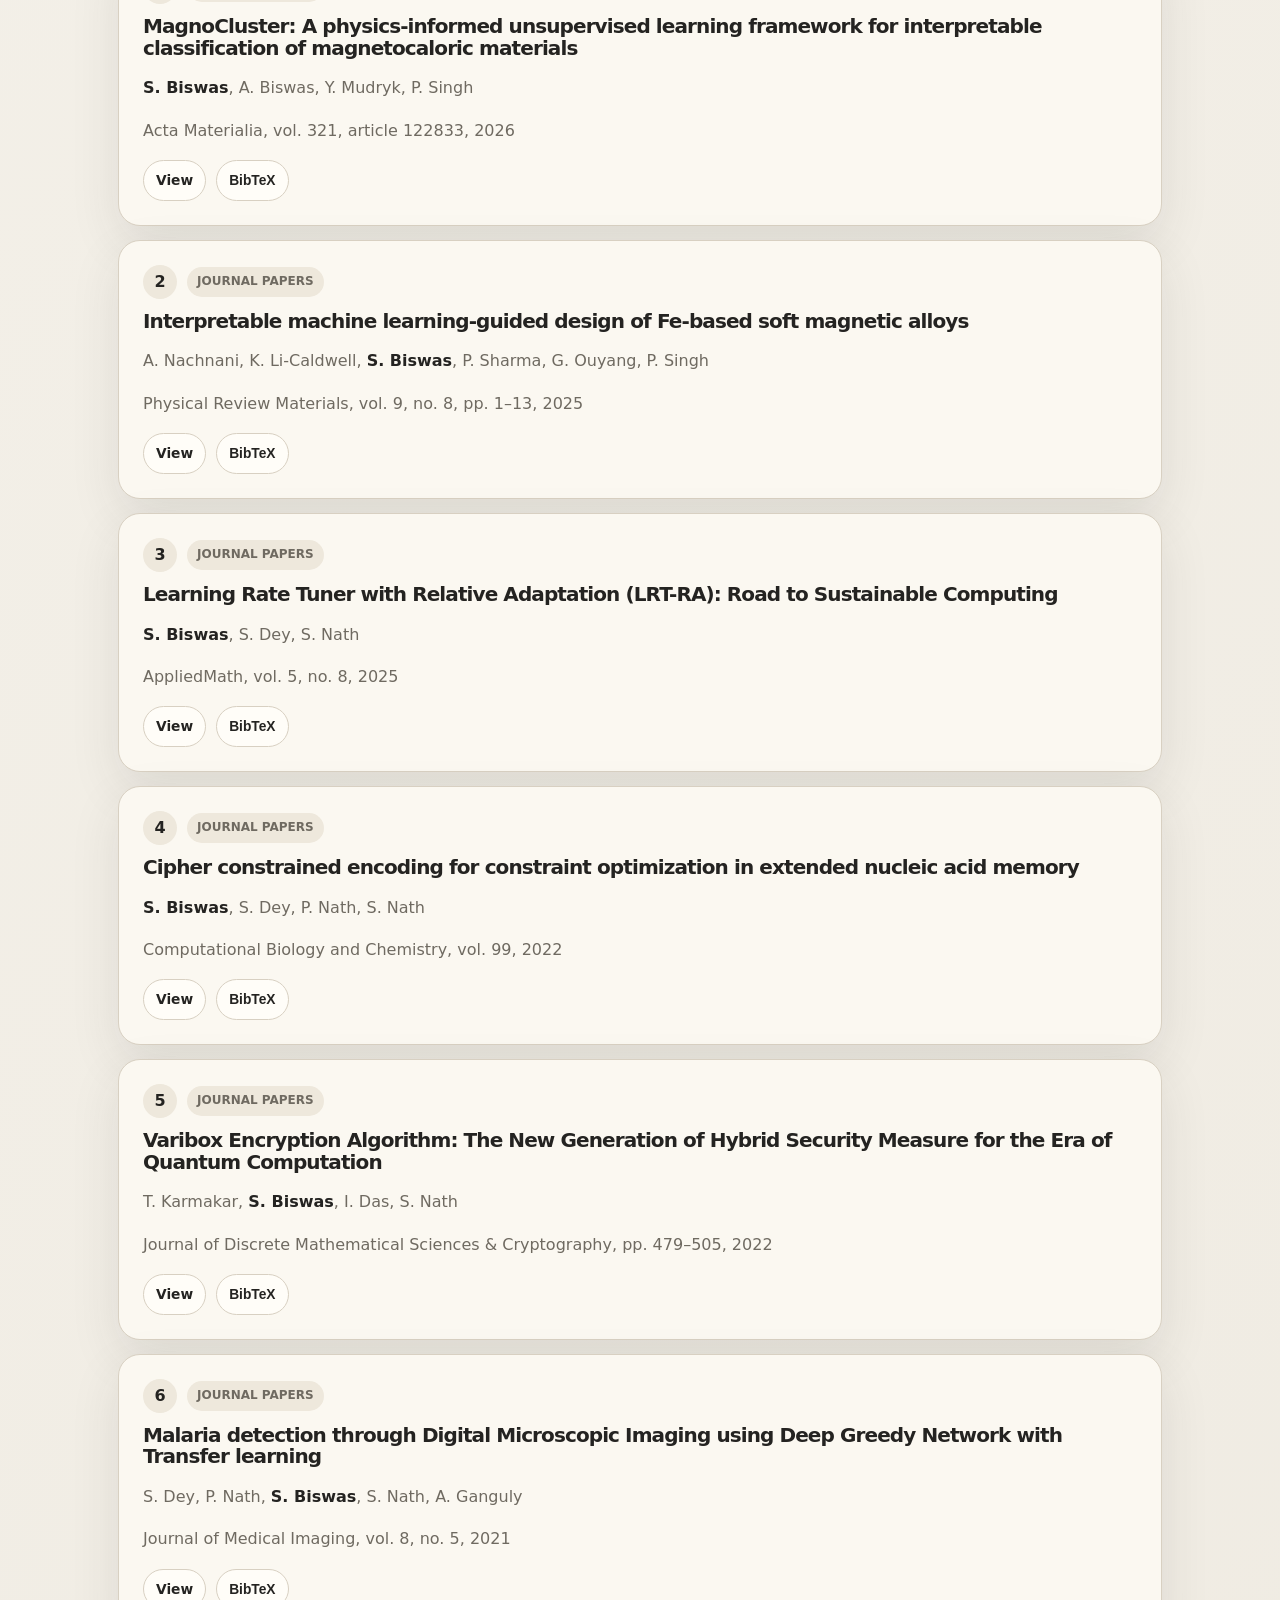
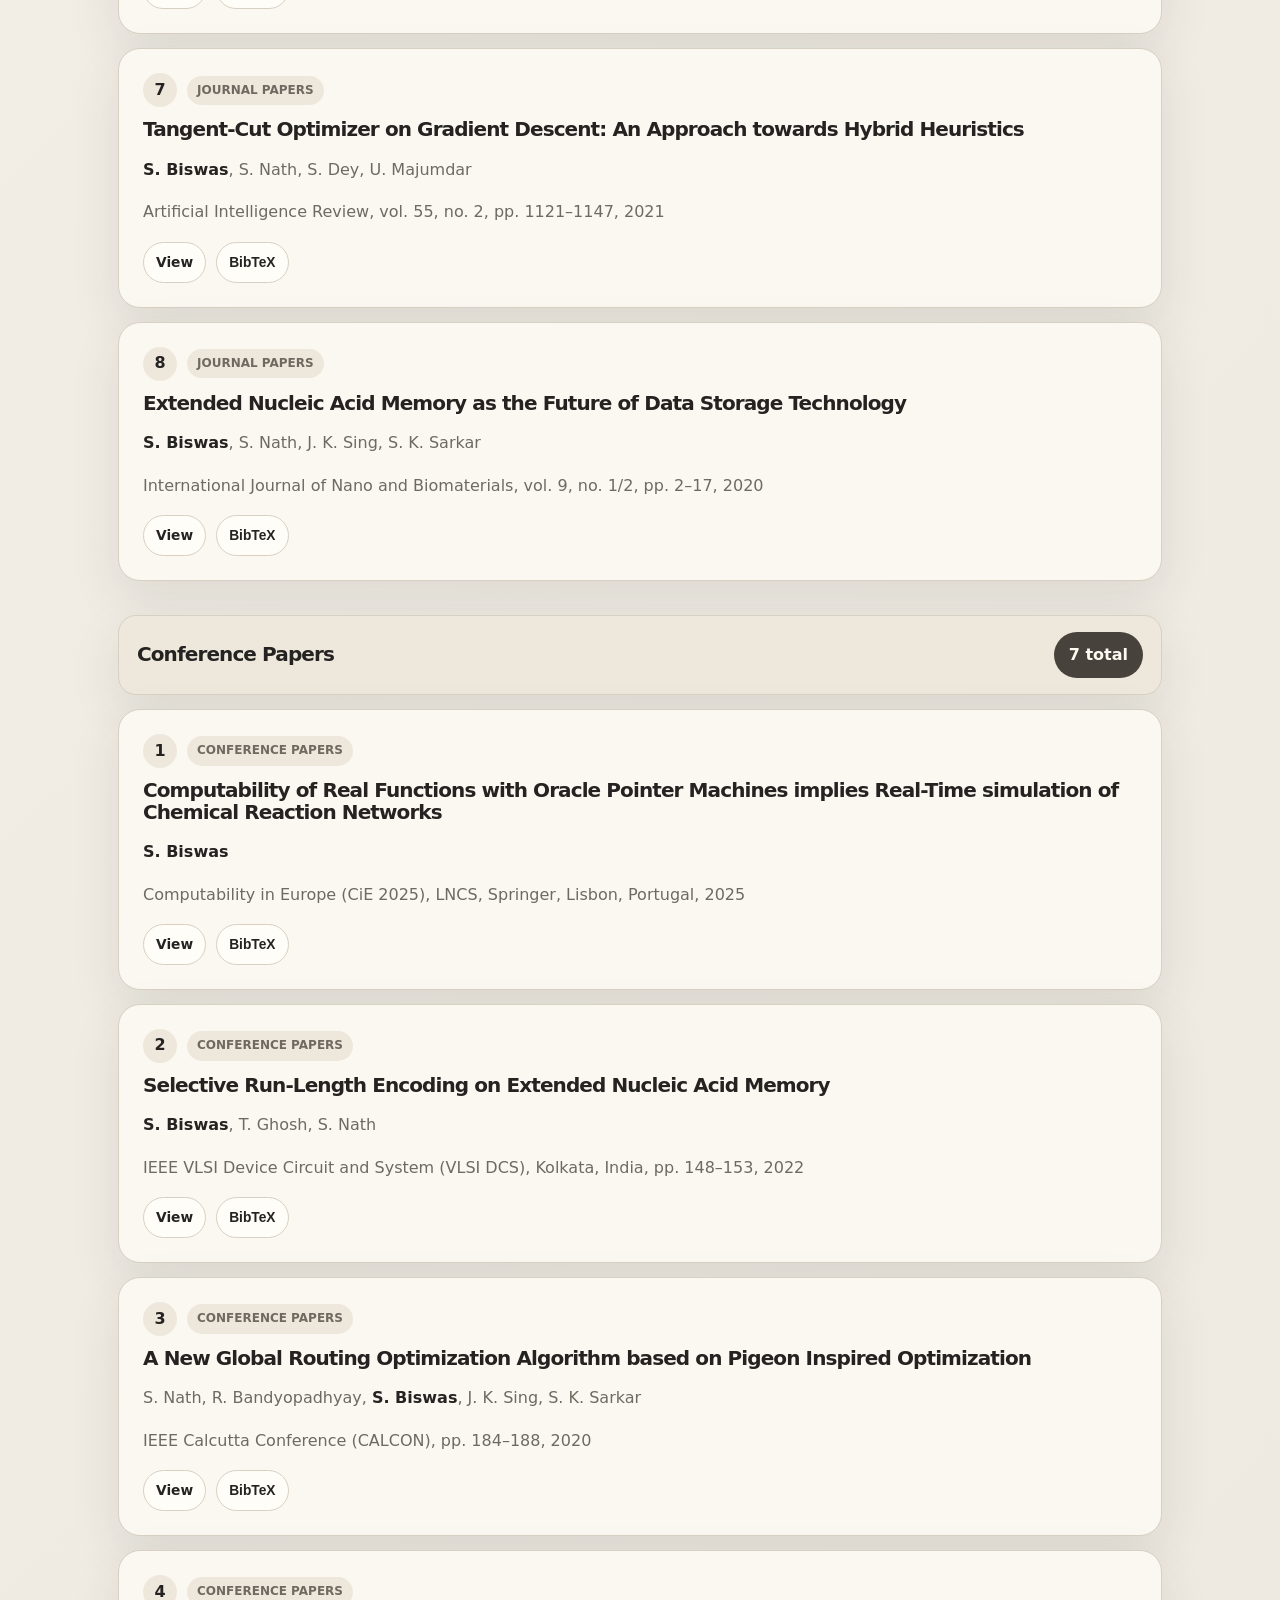
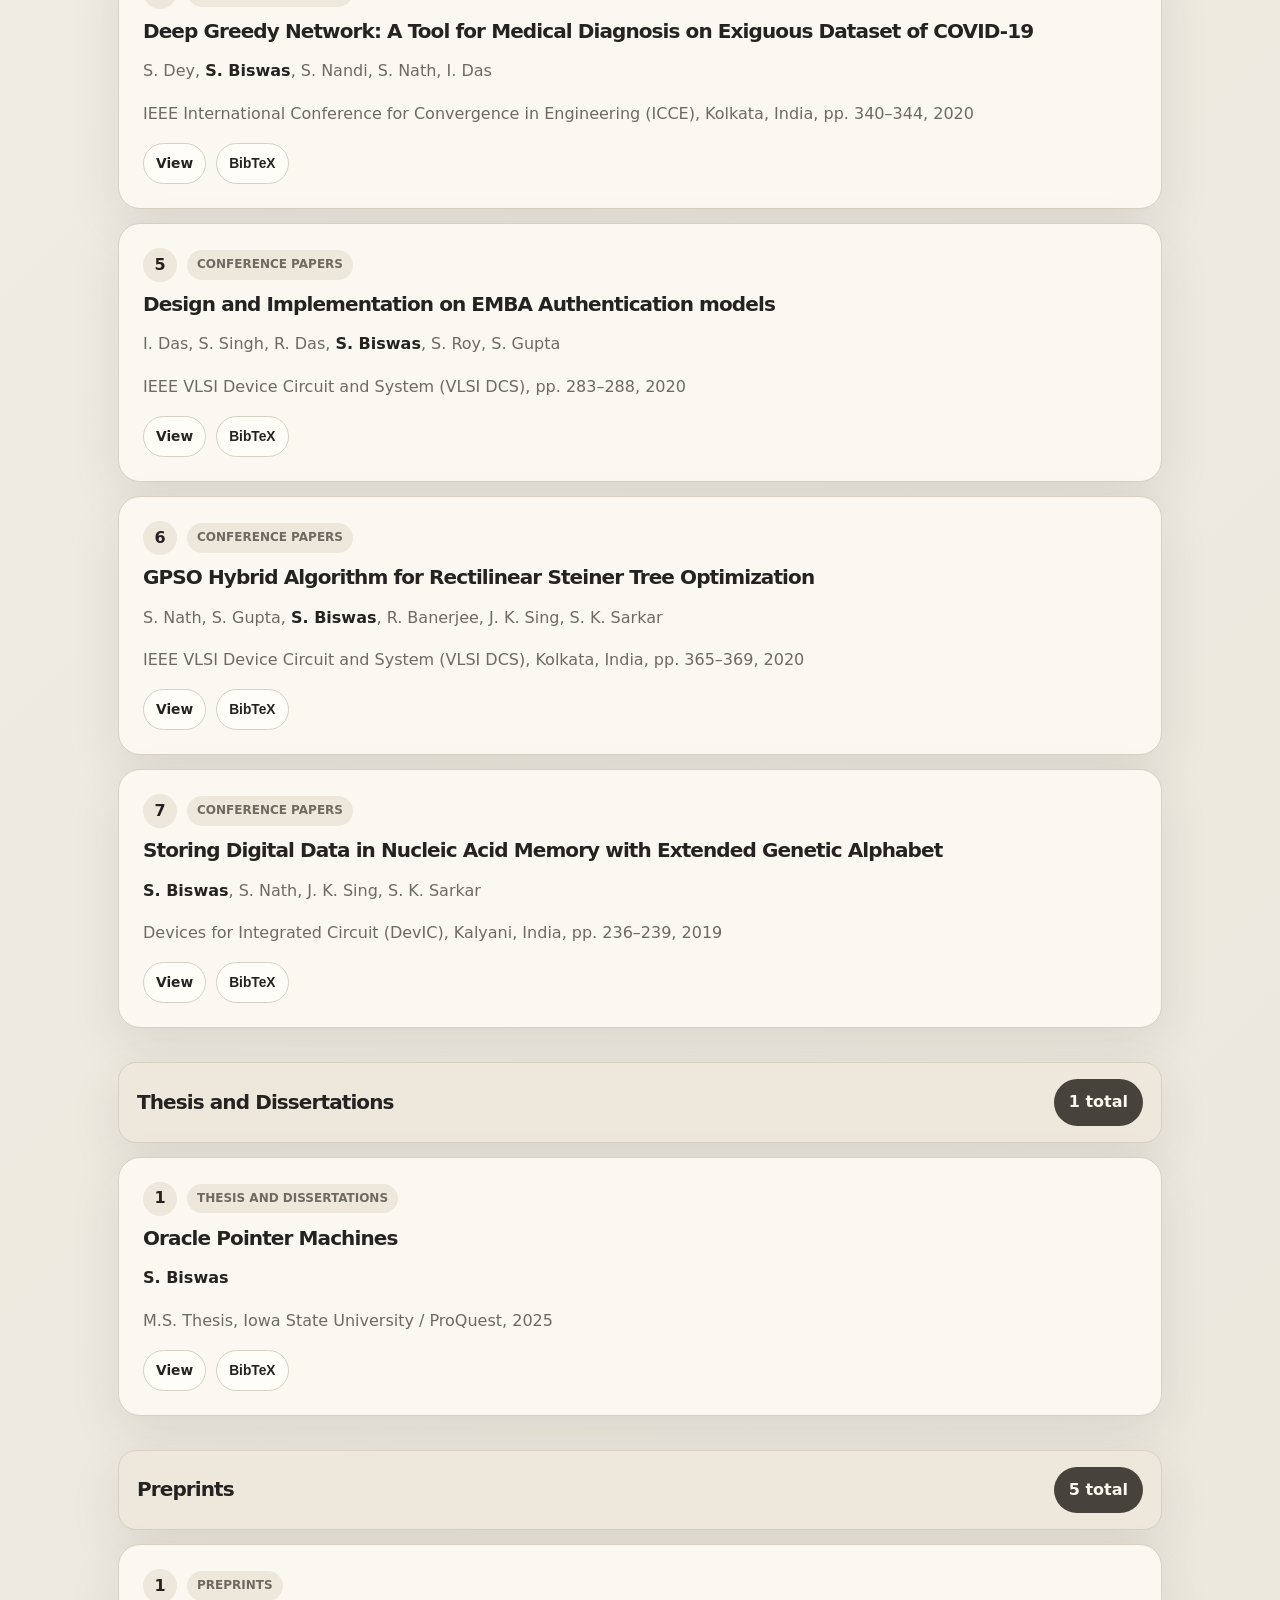
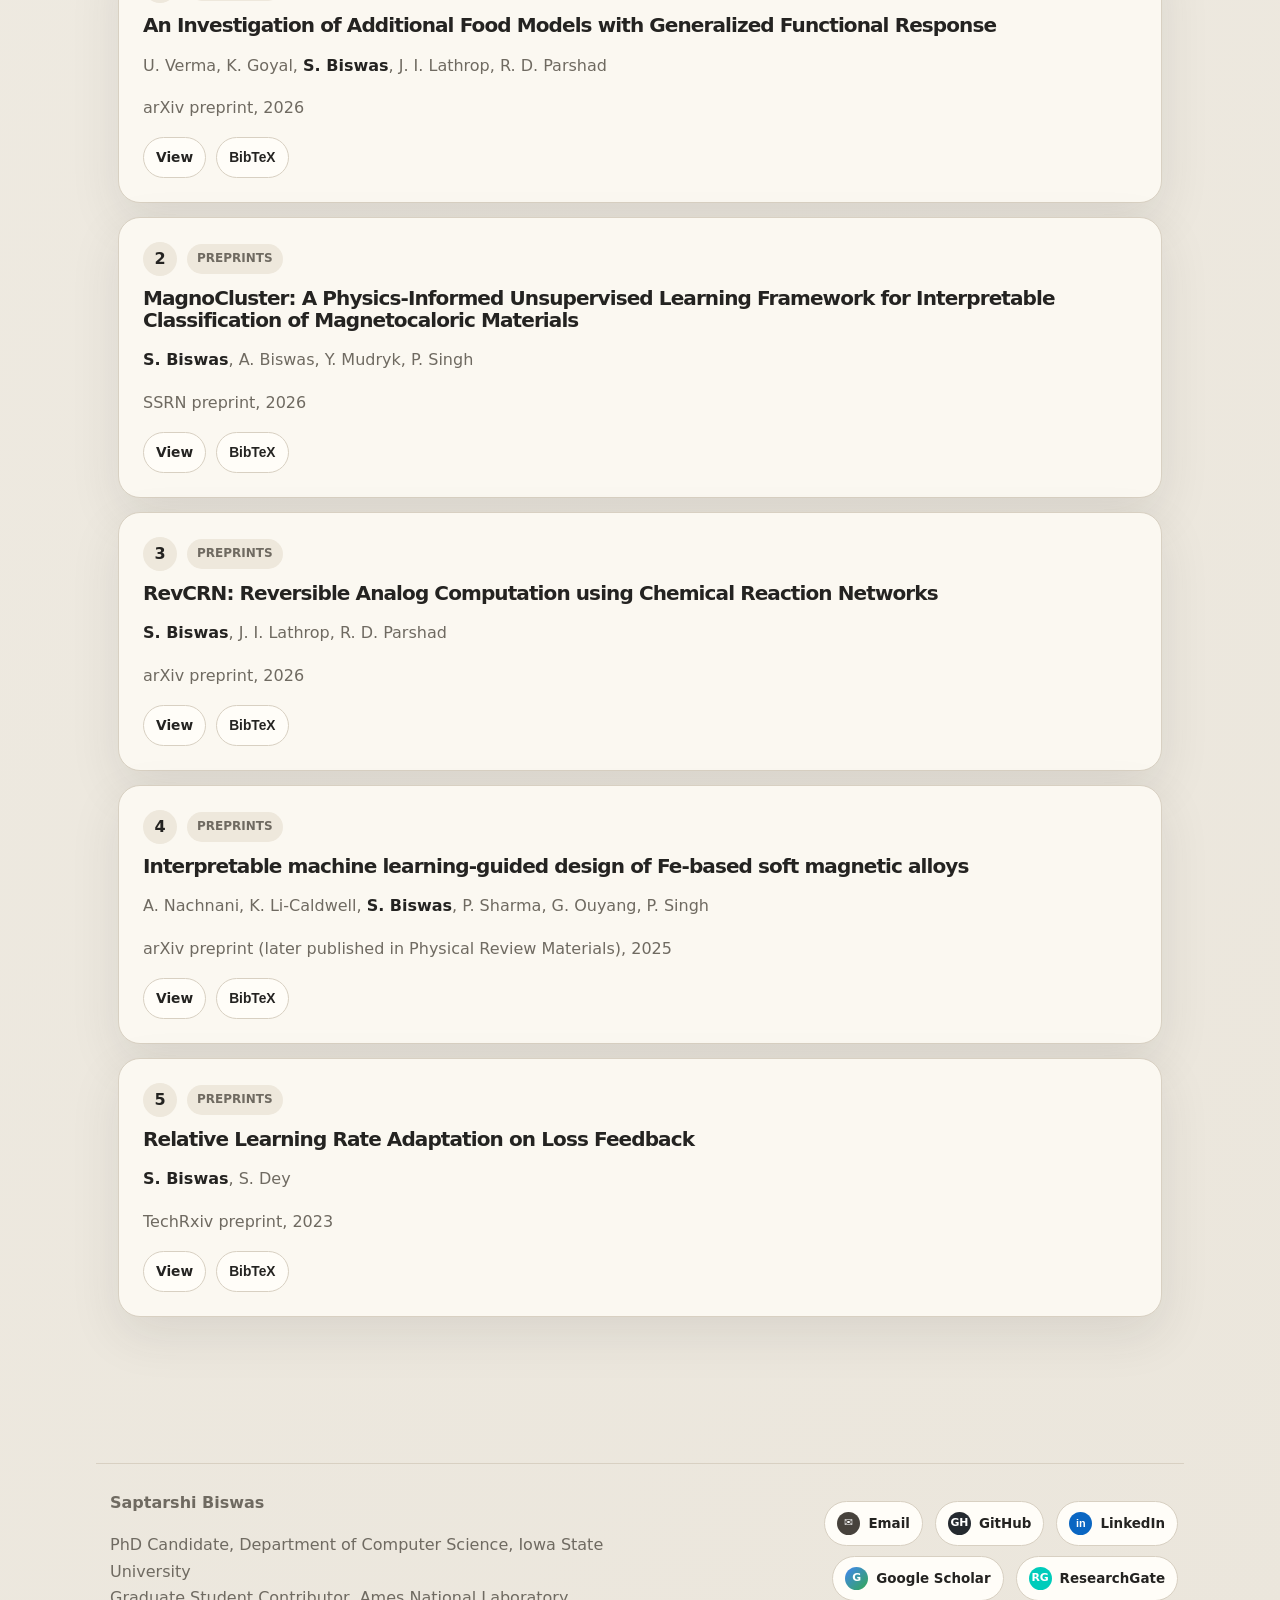
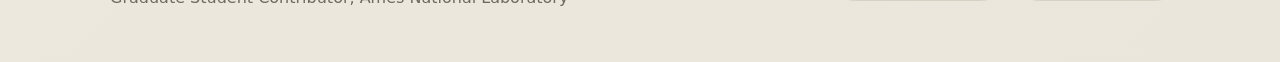
<file: research.html>
<!DOCTYPE html>
<html lang="en">
  <head>
    <meta charset="UTF-8" />
    <meta name="viewport" content="width=device-width, initial-scale=1.0" />

    <title>Research & Publications | Saptarshi Biswas</title>

    <meta
      name="description"
      content="Research, publications, and open research software by Saptarshi Biswas, including CRNTAnalysis, chemical reaction networks, molecular programming, analog computing, theoretical AI, optimization, and machine learning."
    />

    <meta
      name="keywords"
      content="Saptarshi Biswas publications, Saptarshi Biswas research, CRNTAnalysis, research software, chemical reaction networks, molecular programming, analog computing, Oracle Pointer Machines, computability, complexity theory, theoretical AI, optimization, machine learning"
    />

    <meta name="author" content="Saptarshi Biswas" />
    <meta name="robots" content="index, follow" />

    <link rel="canonical" href="https://Sapi98.github.io/"/>

    <meta property="og:title" content="Research & Publications | Saptarshi Biswas" />
    <meta
      property="og:description"
      content="Research interests, open research software, and complete publication list of Saptarshi Biswas."
    />
    <meta property="og:type" content="website" />
    <meta property="og:url" content="https://Sapi98.github.io/research.html" />
    <meta property="og:image" content="https://Sapi98.github.io/profile.jpg" />
    <meta property="og:site_name" content="Saptarshi Biswas" />

    <meta name="twitter:card" content="summary_large_image" />
    <meta name="twitter:title" content="Research & Publications | Saptarshi Biswas" />
    <meta
      name="twitter:description"
      content="Research areas, open research software, and publications of Saptarshi Biswas."
    />
    <meta name="twitter:image" content="https://Sapi98.github.io/profile.jpg" />

    <link rel="preconnect" href="https://fonts.googleapis.com" />
    <link rel="preconnect" href="https://fonts.gstatic.com" crossorigin />
    <link
      href="https://fonts.googleapis.com"/>
    <link rel="stylesheet" href="style.css" />
  </head>
  <body>
    <div class="scroll-progress" aria-hidden="true">
      <div class="scroll-progress-bar" id="scrollProgressBar"></div>
    </div>
    <header class="site-header">
      <a class="brand" href="index.html">
        <span class="brand-mark brand-image-mark">
          <img src="Designer.png" alt="SB" />
        </span>
        <span class="brand-text">Saptarshi Biswas</span>
      </a>
      <button class="menu-toggle" id="menuToggle" type="button" aria-label="Toggle navigation">
        ☰
      </button>
      <nav class="site-nav" id="siteNav" aria-label="Primary navigation">
        <a class="nav-link" href="index.html">
          Home
        </a>
        <a class="nav-link active" href="research.html">
          Research
        </a>
        <a class="nav-link" href="teaching.html">
          Teaching
        </a>
        <a class="nav-link" href="experience.html">
          Experience
        </a>
        <a class="nav-link" href="education.html">
          Education
        </a>
        <a class="nav-link" href="activities.html">
          Activities
        </a>
        <!-- <a class="nav-link" href="people.html">
          People
        </a> -->
      </nav>
      <button class="theme-toggle" id="themeToggle" type="button" aria-label="Toggle theme">
        ◐
      </button>
    </header>
    <main>
      <section class="page-title section reveal">
        <p class="eyebrow">
          Research
        </p>
        <h1>
          Theory of Computing, Analog Computing, Molecular Programming, Theoretical and Applied AI
        </h1>
      </section>
      <section class="section reveal">
        <div class="subsection-heading">
          <p class="eyebrow">Research</p>
          <h2>Research Areas and Interests</h2>
          <p class="section-note">
            My research spans theoretical computer science, unconventional computation,
            molecular programming, analog computation, AI-driven optimization, and scientific machine learning.
          </p>
        </div>

        <div class="grid four">
          <article class="tile">
            <h3>Theory of Computing</h3>
            <p>
              Computability and complexity theory, discrete and continuous models of computation,
              real-time computability, and the complexity of computing real functions.
            </p>
          </article>

          <article class="tile">
            <h3>Molecular Programming</h3>
            <p>
              Formal models for molecular-scale computation, including chemical reaction networks,
              programmable chemistry, reaction dynamics, and computation in biochemical systems.
            </p>
          </article>

          <article class="tile">
            <h3>DNA and Molecular Memory</h3>
            <p>
              Nucleic-acid-based data storage, extended genetic alphabets, molecular memory models,
              and constraint-based encoding for reliable information storage.
            </p>
          </article>

          <article class="tile">
            <h3>Analog Computing</h3>
            <p>
              Computation over continuous-state models, real functions, dynamical systems,
              analog complexity, and general-purpose analog computation.
            </p>
          </article>

          <article class="tile">
            <h3>AI / ML / Deep Learning Optimization</h3>
            <p>
              Hybrid heuristics, adaptive learning-rate optimization, sustainable computing,
              meta-learning, and hyperparameter optimization for machine learning systems.
            </p>
          </article>

          <article class="tile">
            <h3>Applied AI and Metaheuristics</h3>
            <p>
              AI for materials science, medical imaging, scientific data-driven discovery,
              VLSI global routing, and metaheuristic optimization for applied computational problems.
            </p>
          </article>

          <article class="tile">
            <h3>Quantum Computing</h3>
            <p>
              Quantum computing fundamentals, continuous-variable quantum computing,
              quantum complexity theory, and quantum information.
            </p>
          </article>

          <article class="tile">
            <h3>Cryptography</h3>
            <p>
              Analog cryptography, post-quantum cryptography, hybrid encryption schemes,
              and security models for emerging computational paradigms.
            </p>
          </article>
        </div>
      </section>
      <section class="section research-software-section reveal" id="research-software">
        <div class="subsection-heading">
          <p class="eyebrow">Research Software</p>
          <h2>Tools developed through active research</h2>
          <p class="section-note">
            Open research software that turns theoretical ideas into reusable computational workflows.
          </p>
        </div>

        <article class="software-feature">
          <div class="software-visual" aria-hidden="true">
            <span class="software-visual-label">CRN</span>
            <strong>δ</strong>
            <span class="software-formula">n − ℓ − s</span>
            <span class="software-node software-node-one"></span>
            <span class="software-node software-node-two"></span>
            <span class="software-node software-node-three"></span>
          </div>

          <div class="software-feature-content">
            <div class="software-meta">
              <span class="software-badge">Featured Tool</span>
              <span>Python</span>
              <span>v1.3.0</span>
            </div>

            <h3>CRNTAnalysis</h3>
            <p class="software-lead">
              Chemical Reaction Network Theory analysis software developed as a research byproduct
              for education and non-commercial scientific research.
            </p>

            <ul class="software-capabilities">
              <li>Parse reaction-network and mass-action ODE models</li>
              <li>Calculate global and linkage-class deficiency</li>
              <li>Visualize reaction and linkage graphs</li>
              <li>Use the Python API, command line, desktop GUI, or web interface</li>
            </ul>

            <div class="software-tags" aria-label="CRNTAnalysis topics">
              <span>Chemical Reaction Networks</span>
              <span>Deficiency Analysis</span>
              <span>Scientific Computing</span>
              <span>Molecular Programming</span>
            </div>

            <div class="software-actions">
              <a class="btn btn-charcoal" href="https://github.com/Sapi98/CRN_Deficiency" target="_blank" rel="noopener">
                View on GitHub
              </a>
              <a class="btn btn-soft" href="https://github.com/Sapi98/CRN_Deficiency#citation" target="_blank" rel="noopener">
                How to Cite
              </a>
            </div>
          </div>
        </article>
      </section>
      <section class="section publications-section">
        <div class="subsection-heading split">
          <div>
            <p class="eyebrow">
              Publications
            </p>
            <h2>
              Complete publication list
            </h2>
          </div>
          
          <div class="filters">
            <button class="filter-btn active" data-filter="all" type="button">
              All
            </button>
            <button class="filter-btn" data-filter="book" type="button">
              Book Chapter
            </button>
            <button class="filter-btn" data-filter="journal" type="button">
              Journal
            </button>
            <button class="filter-btn" data-filter="conference" type="button">
              Conference
            </button>
            <button class="filter-btn" data-filter="thesis" type="button">
              Thesis
            </button>
            <button class="filter-btn" data-filter="preprint" type="button">
              Preprint
            </button>
          </div>
        </div>
        <div id="publicationList">
        </div>
      </section>
    </main>
    <footer class="site-footer">
  <div>
    <strong>
      Saptarshi Biswas
    </strong>
    <p>
      PhD Candidate, Department of Computer Science, Iowa State University<br />
      Graduate Student Contributor, Ames National Laboratory
    </p>
  </div>

  <div class="footer-links">
    <a class="footer-link" href="mailto:sbiswas@iastate.edu">
      <span class="footer-icon email-icon">
        ✉
      </span>
      <span>
        Email
      </span>
    </a>

    <a
      class="footer-link"
      href="https://github.com/Sapi98"
      target="_blank"
      rel="noopener"
    >
      <span class="footer-icon github-icon">
        GH
      </span>
      <span>
        GitHub
      </span>
    </a>

    <a
      class="footer-link"
      href="https://www.linkedin.com/in/saptarshi-biswas-sapi98/"
      target="_blank"
      rel="noopener"
    >
      <span class="footer-icon linkedin-icon">
        in
      </span>
      <span>
        LinkedIn
      </span>
    </a>

    <a
      class="footer-link"
      href="https://scholar.google.com/citations?user=PUi9jlQAAAAJ&amp;hl=en"
      target="_blank"
      rel="noopener"
    >
      <span class="footer-icon scholar-icon">
        G
      </span>
      <span>
        Google Scholar
      </span>
    </a>

    <a
      class="footer-link"
      href="https://www.researchgate.net/profile/Saptarshi-Biswas-6"
      target="_blank"
      rel="noopener"
    >
      <span class="footer-icon researchgate-icon">
        RG
      </span>
      <span>
        ResearchGate
      </span>
    </a>
  </div>
</footer>
    <script src="script.js">
    </script>
    <script src="publications.js">
    </script>
  </body>
</html>
</file>
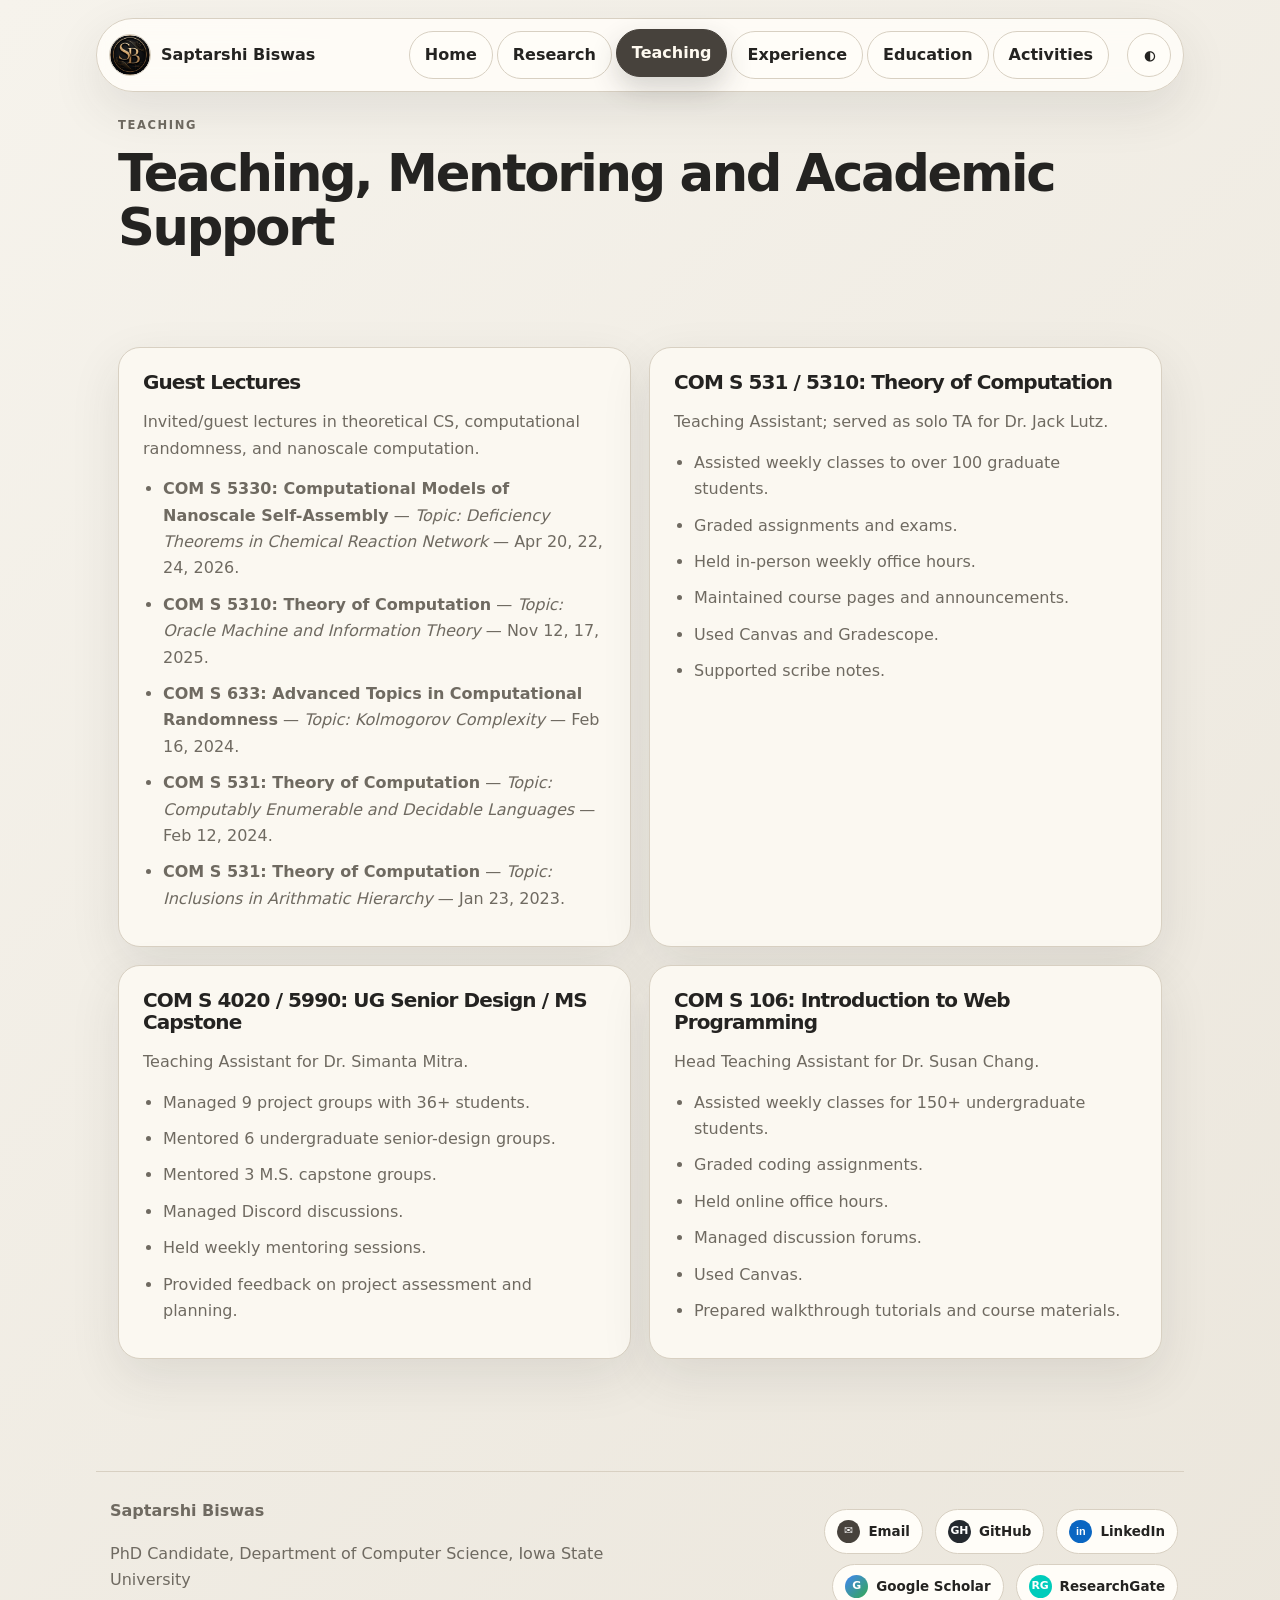
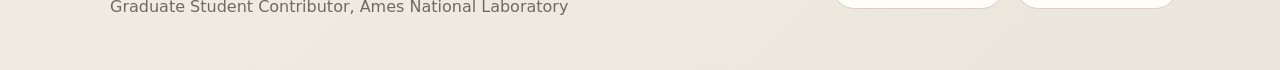
<file: teaching.html>
<!DOCTYPE html>
<html lang="en">
  <head>
    <meta charset="UTF-8" />
    <meta name="viewport" content="width=device-width, initial-scale=1.0" />

    <title>Teaching | Saptarshi Biswas</title>

    <meta
      name="description"
      content="Teaching experience, guest lectures, instructional roles, and academic mentoring activities of Saptarshi Biswas at Iowa State University and related institutions."
    />

    <meta
      name="keywords"
      content="Saptarshi Biswas teaching, Iowa State University teaching, computer science teaching, theory of computation, computational models, guest lectures, academic mentoring"
    />

    <meta name="author" content="Saptarshi Biswas" />
    <meta name="robots" content="index, follow" />

    <link rel="canonical" href="https://Sapi98.github.io/"/>

    <meta property="og:title" content="Teaching | Saptarshi Biswas" />
    <meta
      property="og:description"
      content="Teaching, guest lectures, instructional experience, and mentoring by Saptarshi Biswas."
    />
    <meta property="og:type" content="website" />
    <meta property="og:url" content="https://Sapi98.github.io/teaching.html" />
    <meta property="og:image" content="https://Sapi98.github.io/profile.jpg" />
    <meta property="og:site_name" content="Saptarshi Biswas" />

    <meta name="twitter:card" content="summary_large_image" />
    <meta name="twitter:title" content="Teaching | Saptarshi Biswas" />
    <meta
      name="twitter:description"
      content="Teaching and instructional experience of Saptarshi Biswas."
    />
    <meta name="twitter:image" content="https://Sapi98.github.io/profile.jpg" />

    <link rel="preconnect" href="https://fonts.googleapis.com" />
    <link rel="preconnect" href="https://fonts.gstatic.com" crossorigin />
    <link
      href="https://fonts.googleapis.com"/>
    <link rel="stylesheet" href="style.css" />
  </head>
  <body>
    <div class="scroll-progress" aria-hidden="true">
      <div class="scroll-progress-bar" id="scrollProgressBar"></div>
    </div>
    <header class="site-header">
      <a class="brand" href="index.html">
        <span class="brand-mark brand-image-mark">
          <img src="Designer.png" alt="SB" />
        </span>
        <span class="brand-text">Saptarshi Biswas</span>
      </a>
      <button class="menu-toggle" id="menuToggle" type="button" aria-label="Toggle navigation">
        ☰
      </button>
      <nav class="site-nav" id="siteNav" aria-label="Primary navigation">
        <a class="nav-link" href="index.html">
          Home
        </a>
        <a class="nav-link" href="research.html">
          Research
        </a>
        <a class="nav-link active" href="teaching.html">
          Teaching
        </a>
        <a class="nav-link" href="experience.html">
          Experience
        </a>
        <a class="nav-link" href="education.html">
          Education
        </a>
        <a class="nav-link" href="activities.html">
          Activities
        </a>
        <!-- <a class="nav-link" href="people.html">
          People
        </a> -->
      </nav>
      <button class="theme-toggle" id="themeToggle" type="button" aria-label="Toggle theme">
        ◐
      </button>
    </header>
    <main>
      <section class="page-title section reveal">
        <p class="eyebrow">
          Teaching
        </p>
        <h1>
          Teaching, Mentoring and Academic Support
        </h1>
      </section>
      <section class="section reveal">
        <div class="grid two">
          <article class="tile teaching-tile">
            <h3>
              Guest Lectures
            </h3>
            <p>
              Invited/guest lectures in theoretical CS, computational randomness, and nanoscale computation.
            </p>
            <ul class="clean-list readable-list">
              <li>
                <b>COM S 5330: Computational Models of Nanoscale Self-Assembly</b> — <i>Topic: Deficiency Theorems in Chemical Reaction Network</i> — Apr 20, 22, 24, 2026.
              </li>
              <li>
                <b>COM S 5310: Theory of Computation</b> — <i>Topic: Oracle Machine and Information Theory</i> — Nov 12, 17, 2025.
              </li>
              <li>
                <b>COM S 633: Advanced Topics in Computational Randomness</b> — <i>Topic: Kolmogorov Complexity</i> — Feb 16, 2024.
              </li>
              <li>
                <b>COM S 531: Theory of Computation</b> — <i>Topic: Computably Enumerable and Decidable Languages</i> — Feb 12, 2024.
              </li>
              <li>
                <b>COM S 531: Theory of Computation</b> — <i>Topic: Inclusions in Arithmatic Hierarchy</i> — Jan 23, 2023.
              </li>
            </ul>
          </article>
          <article class="tile teaching-tile">
            <h3>
              COM S 531 / 5310: Theory of Computation
            </h3>
            <p>
              Teaching Assistant; served as solo TA for Dr. Jack Lutz.
            </p>
            <ul class="clean-list readable-list">
              <li>
                Assisted weekly classes to over 100 graduate students.
              </li>
              <li>
                Graded assignments and exams.
              </li>
              <li>
                Held in-person weekly office hours.
              </li>
              <li>
                Maintained course pages and announcements.
              </li>
              <li>
                Used Canvas and Gradescope.
              </li>
              <li>
                Supported scribe notes.
              </li>
            </ul>
          </article>
          <article class="tile teaching-tile">
            <h3>
              COM S 4020 / 5990: UG Senior Design / MS Capstone
            </h3>
            <p>
              Teaching Assistant for Dr. Simanta Mitra.
            </p>
            <ul class="clean-list readable-list">
              <li>
                Managed 9 project groups with 36+ students.
              </li>
              <li>
                Mentored 6 undergraduate senior-design groups.
              </li>
              <li>
                Mentored 3 M.S. capstone groups.
              </li>
              <li>
                Managed Discord discussions.
              </li>
              <li>
                Held weekly mentoring sessions.
              </li>
              <li>
                Provided feedback on project assessment and planning.
              </li>
            </ul>
          </article>
          <article class="tile teaching-tile">
            <h3>
              COM S 106: Introduction to Web Programming
            </h3>
            <p>
              Head Teaching Assistant for Dr. Susan Chang.
            </p>
            <ul class="clean-list readable-list">
              <li>
                Assisted weekly classes for 150+ undergraduate students.
              </li>
              <li>
                Graded coding assignments.
              </li>
              <li>
                Held online office hours.
              </li>
              <li>
                Managed discussion forums.
              </li>
              <li>
                Used Canvas.
              </li>
              <li>
                Prepared walkthrough tutorials and course materials.
              </li>
            </ul>
          </article>
        </div>
      </section>
    </main>
    <footer class="site-footer">
      <div>
        <strong>
          Saptarshi Biswas
        </strong>
        <p>
          PhD Candidate, Department of Computer Science, Iowa State University<br />
          Graduate Student Contributor, Ames National Laboratory
        </p>
      </div>

      <div class="footer-links">
        <a class="footer-link" href="mailto:sbiswas@iastate.edu">
          <span class="footer-icon email-icon">
            ✉
          </span>
          <span>
            Email
          </span>
        </a>

        <a
          class="footer-link"
          href="https://github.com/Sapi98"
          target="_blank"
          rel="noopener"
        >
          <span class="footer-icon github-icon">
            GH
          </span>
          <span>
            GitHub
          </span>
        </a>

        <a
          class="footer-link"
          href="https://www.linkedin.com/in/saptarshi-biswas-sapi98/"
          target="_blank"
          rel="noopener"
        >
          <span class="footer-icon linkedin-icon">
            in
          </span>
          <span>
            LinkedIn
          </span>
        </a>

        <a
          class="footer-link"
          href="https://scholar.google.com/citations?user=PUi9jlQAAAAJ&amp;hl=en"
          target="_blank"
          rel="noopener"
        >
          <span class="footer-icon scholar-icon">
            G
          </span>
          <span>
            Google Scholar
          </span>
        </a>

        <a
          class="footer-link"
          href="https://www.researchgate.net/profile/Saptarshi-Biswas-6"
          target="_blank"
          rel="noopener"
        >
          <span class="footer-icon researchgate-icon">
            RG
          </span>
          <span>
            ResearchGate
          </span>
        </a>
      </div>
    </footer>
    <script src="script.js">
    </script>
  </body>
</html>
</file>
<file: style.css>
:root {
  --bg: #f6f3ec;
  --bg-2: #ebe6dc;
  --surface: #fffdf8;
  --surface-2: #eee8dc;
  --tile: #fbf8f1;
  --text: #242321;
  --muted: #6f6a61;
  --line: #d8d0c2;
  --cream: #fffaf0;
  --shadow: 0 18px 50px rgba(52, 49, 45, .10);
  --radius: 22px;
  --max: min(1440px, calc(100vw - 48px));
  --accent: #b98a52;
  --name-accent: #b98a52;
  --tagline-accent: #8c6a3d;
}

body[data-theme="dark"] {
  --bg: #1f1e1c;
  --bg-2: #292724;
  --surface: #2b2925;
  --surface-2: #36332e;
  --tile: #302d29;
  --text: #f2ede3;
  --muted: #c3baaa;
  --line: #4b463f;
  --shadow: 0 18px 50px rgba(0, 0, 0, .34);
  --accent: #e4c28a;
  --name-accent: #efd2a0;
  --tagline-accent: #ccb289;

}

*,
*::before,
*::after {
  box-sizing: border-box;
}

body {
  margin: 0;
  font-family: Inter, system-ui, sans-serif;
  background: linear-gradient(135deg, var(--bg), var(--bg-2));
  color: var(--text);
  line-height: 1.65;
}

a {
  color: inherit;
}

.site-header {
  position: sticky;
  top: 0;
  z-index: 100;
  max-width: var(--max);
  margin: 18px auto 0;
  padding: 12px;
  display: flex;
  align-items: center;
  gap: 18px;
  background: rgba(255, 253, 248, .86);
  border: 1px solid var(--line);
  border-radius: 999px;
  box-shadow: var(--shadow);
  backdrop-filter: blur(14px);
}

body[data-theme="dark"] .site-header {
  background: rgba(43, 41, 37, .9);
}

.brand {
  display: inline-flex;
  align-items: center;
  gap: 10px;
  text-decoration: none;
  font-weight: 800;
}

.brand-mark {
  width: 42px;
  height: 42px;
  display: grid;
  place-items: center;
  border-radius: 50%;
  background: #47423c;
  color: #fffaf0;
}

.site-nav {
  margin-left: auto;
  display: flex;
  gap: 4px;
}

.site-nav a,
.theme-toggle,
.menu-toggle,
.btn,
.filter-btn {
  border: 1px solid var(--line);
  background: var(--surface);
  color: var(--text);
  border-radius: 999px;
  text-decoration: none;
  padding: 10px 15px;
  font-weight: 700;
  cursor: pointer;
  transition:
    background-color .45s ease,
    color .45s ease,
    border-color .45s ease,
    box-shadow .45s ease,
    transform .35s ease;
}

.site-nav a:hover,
.site-nav a.active,
.theme-toggle:hover,
.menu-toggle:hover,
.btn:hover,
.filter-btn:hover,
.filter-btn.active {
  background: #47423c;
  border-color: #47423c;
  color: #fffaf0;
  transform: translateY(-2px);
  box-shadow: 0 12px 28px rgba(52, 49, 45, .2);
}

.theme-toggle,
.menu-toggle {
  width: 44px;
  height: 44px;
  padding: 0;
}

.menu-toggle {
  display: none;
}

.section {
  max-width: var(--max);
  margin: 0 auto;
  padding: 72px 22px;
}

.hero {
  min-height: 72vh;
  display: grid;
  grid-template-columns: minmax(0, 1fr) minmax(340px, 410px);
  gap: clamp(30px, 4vw, 64px);
  align-items: center;
}

.hero-content {
  min-width: 0;
  max-width: 900px;
}

.eyebrow {
  margin: 0 0 12px;
  color: var(--muted);
  text-transform: uppercase;
  letter-spacing: .16em;
  font-size: .78rem;
  font-weight: 800;
}

h1,
h2,
h3 {
  line-height: 1.08;
  margin: 0 0 16px;
  letter-spacing: -.045em;
}

h1 {
  font-size: clamp(2.7rem, 7vw, 5.8rem);
}

h2 {
  font-size: clamp(2rem, 4vw, 3.2rem);
}

h3 {
  font-size: 1.25rem;
}

.hero-subtitle,
.page-title p,
.section-note {
  max-width: 760px;
  font-size: 1.08rem;
  color: var(--muted);
}

.hero-actions {
  display: flex;
  flex-wrap: wrap;
  gap: 12px;
  margin-top: 30px;
}

.btn-charcoal {
  background: #47423c;
  color: #fffaf0;
  border-color: #47423c;
}

.profile-card,
.tile,
.link-card,
.publication-card,
.timeline-card,
.service-card,
.credential-card {
  background: var(--tile);
  border: 1px solid var(--line);
  border-radius: var(--radius);
  box-shadow: var(--shadow);
}

.profile-card {
  padding: 30px;
  text-align: center;
  position: relative;
  overflow: visible;
  transition:
    background-color .45s ease,
    box-shadow .45s ease,
    transform .35s ease,
    border-color .45s ease;
}

.profile-card:hover {
  background: linear-gradient(145deg, var(--surface), var(--surface-2));
  transform: translateY(-8px) scale(1.012);
  box-shadow: 0 34px 90px rgba(52, 49, 45, .22);
  border-color: #b8aa95;
}

.profile-photo-frame {
  position: relative;
  width: 174px;
  height: 174px;
  margin: 0 auto 22px;
  border-radius: 34px;
  display: grid;
  place-items: center;
  background: linear-gradient(135deg, #ece6da, #fffaf0);
  isolation: isolate;
}

.profile-photo-frame img,
.profile-initials {
  width: 140px;
  height: 140px;
  border-radius: 28px;
  object-fit: cover;
  display: grid;
  place-items: center;
  background: #47423c;
  color: #fffaf0;
  font-size: 2.6rem;
  font-weight: 900;
  box-shadow: inset 0 0 0 1px rgba(255, 250, 240, .25);
  z-index: 2;
}

.profile-initials {
  display: none;
}

.corner-arrow {
  position: absolute;
  pointer-events: none;
  z-index: 3;
  transition:
    transform .42s ease,
    opacity .42s ease,
    filter .42s ease;
}

.corner-arrow-major {
  width: 58px;
  height: 58px;
  filter: drop-shadow(0 8px 12px rgba(52, 49, 45, .22));
}

.corner-arrow-minor {
  width: 48px;
  height: 48px;
  opacity: 0;
  z-index: 1;
  filter: drop-shadow(0 6px 8px rgba(154, 107, 53, .18));
}

.corner-arrow-tl {
  top: -10px;
  left: -10px;
  background: #47423c;
  clip-path: polygon(0 0, 100% 0, 100% 19%, 38% 19%, 19% 38%, 19% 100%, 0 100%);
}

.corner-arrow-tl-minor {
  top: 3px;
  left: 3px;
  background: #b98a52;
  clip-path: polygon(0 0, 100% 0, 100% 11%, 34% 11%, 11% 34%, 11% 100%, 0 100%);
}

.corner-arrow-br {
  right: -10px;
  bottom: -10px;
  background: #47423c;
  clip-path: polygon(81% 0, 100% 0, 100% 100%, 0 100%, 0 81%, 62% 81%, 81% 62%);
}

.corner-arrow-br-minor {
  right: 3px;
  bottom: 3px;
  background: #b98a52;
  clip-path: polygon(89% 0, 100% 0, 100% 100%, 0 100%, 0 89%, 66% 89%, 89% 66%);
}

.profile-card:hover .corner-arrow-tl {
  transform: translate(-10px, -10px);
}

.profile-card:hover .corner-arrow-br {
  transform: translate(10px, 10px);
}

.profile-card:hover .corner-arrow-tl-minor {
  opacity: 1;
  transform: translate(-5px, -5px);
}

.profile-card:hover .corner-arrow-br-minor {
  opacity: 1;
  transform: translate(5px, 5px);
}

.mini-stats {
  display: grid;
  grid-template-columns: repeat(3, 1fr);
  gap: 8px;
  margin-top: 22px;
}

.mini-stats span {
  padding: 12px 8px;
  border-radius: 14px;
  background: var(--surface-2);
  color: var(--muted);
  font-size: .78rem;
  transition:
    background-color .45s ease,
    color .45s ease,
    transform .35s ease,
    box-shadow .45s ease;
}

.mini-stats b {
  display: block;
  color: var(--text);
  transition: color .45s ease;
}

.profile-card:hover .mini-stats span {
  background: #47423c;
  color: #fffaf0;
  transform: translateY(-3px);
  box-shadow: 0 10px 22px rgba(52, 49, 45, .22);
}

.profile-card:hover .mini-stats b {
  color: #fffaf0;
}

.section-heading {
  margin-bottom: 24px;
}

.section-heading.split {
  display: flex;
  justify-content: space-between;
  align-items: flex-start;
  gap: 20px;
  flex-wrap: wrap;
}

.grid {
  display: grid;
  gap: 18px;
}

.grid.two {
  grid-template-columns: repeat(2, minmax(0, 1fr));
}

.grid.three {
  grid-template-columns: repeat(3, minmax(0, 1fr));
}

.grid.four {
  grid-template-columns: repeat(4, minmax(0, 1fr));
}

.tile {
  padding: 24px;
  min-height: 190px;
  transition:
    background-color .5s ease,
    color .5s ease,
    border-color .5s ease,
    transform .35s ease,
    box-shadow .5s ease;
}

.tile p {
  color: var(--muted);
  margin: 0;
  transition: color .5s ease;
}

.tile:hover,
.link-card:hover,
.publication-card:hover {
  background: #47423c;
  color: #fffaf0;
  border-color: #47423c;
  transform: translateY(-6px);
}

.tile:hover p,
.tile:hover li,
.link-card:hover small,
.publication-card:hover .pub-authors,
.publication-card:hover .pub-venue {
  color: rgba(255, 250, 240, .88);
}

.chip-grid {
  display: grid;
  grid-template-columns: repeat(3, minmax(0, 1fr));
  gap: 14px;
}

.chip-grid span {
  padding: 16px 18px;
  border: 1px solid var(--line);
  border-radius: 999px;
  background: var(--tile);
  box-shadow: var(--shadow);
  font-weight: 800;
  text-align: center;
  transition:
    background-color .5s ease,
    color .5s ease,
    transform .35s ease;
}

.chip-grid span:hover {
  background: #47423c;
  color: #fffaf0;
  transform: translateY(-4px);
}

.chip-grid span:nth-last-child(2):nth-child(3n + 1) {
  grid-column: 1;
}

.chip-grid span:last-child:nth-child(3n + 2) {
  grid-column: 3;
}

.chip-grid span:last-child:nth-child(3n + 1) {
  grid-column: 2;
}

.link-grid {
  display: grid;
  grid-template-columns: repeat(5, minmax(0, 1fr));
  gap: 14px;
}

.link-card {
  padding: 18px;
  display: flex;
  flex-direction: column;
  gap: 8px;
  text-decoration: none;
  transition:
    background-color .5s ease,
    color .5s ease,
    transform .35s ease;
}

.link-card span {
  font-weight: 900;
}

.link-card small,
.pub-authors,
.pub-venue {
  color: var(--muted);
  transition: color .5s ease;
}

/* Featured research software */

.research-software-section {
  scroll-margin-top: 110px;
}

.software-feature {
  display: grid;
  grid-template-columns: minmax(230px, 300px) minmax(0, 1fr);
  overflow: hidden;
  background: linear-gradient(145deg, var(--surface), var(--tile));
  border: 1px solid var(--line);
  border-radius: calc(var(--radius) + 6px);
  box-shadow: var(--shadow);
}

.software-visual {
  position: relative;
  min-height: 390px;
  display: grid;
  place-content: center;
  justify-items: center;
  overflow: hidden;
  color: #fffaf0;
  background:
    radial-gradient(circle at 20% 18%, rgba(214, 178, 127, .48), transparent 24%),
    linear-gradient(150deg, #5c554c, #2f2c28 70%);
  isolation: isolate;
}

.software-visual::before,
.software-visual::after {
  content: "";
  position: absolute;
  z-index: -1;
  width: 190px;
  height: 1px;
  background: rgba(255, 250, 240, .22);
  transform: rotate(34deg);
}

.software-visual::after {
  transform: rotate(-38deg);
}

.software-visual-label {
  margin-bottom: 4px;
  color: #d6b27f;
  font-size: .76rem;
  font-weight: 900;
  letter-spacing: .24em;
}

.software-visual strong {
  font-family: Georgia, serif;
  font-size: 6.5rem;
  font-weight: 500;
  line-height: .9;
  text-shadow: 0 18px 38px rgba(0, 0, 0, .3);
}

.software-formula {
  margin-top: 15px;
  padding: 6px 12px;
  border: 1px solid rgba(255, 250, 240, .24);
  border-radius: 999px;
  background: rgba(255, 250, 240, .08);
  font-size: .78rem;
  font-weight: 800;
  letter-spacing: .08em;
}

.software-node {
  position: absolute;
  width: 13px;
  height: 13px;
  border: 3px solid #47423c;
  border-radius: 50%;
  background: #d6b27f;
  box-shadow: 0 0 0 5px rgba(214, 178, 127, .18);
}

.software-node-one {
  top: 20%;
  right: 18%;
}

.software-node-two {
  bottom: 24%;
  left: 16%;
}

.software-node-three {
  right: 25%;
  bottom: 14%;
}

.software-feature-content {
  padding: clamp(28px, 4vw, 52px);
}

.software-meta,
.software-tags,
.software-actions {
  display: flex;
  flex-wrap: wrap;
  align-items: center;
  gap: 9px;
}

.software-meta {
  margin-bottom: 18px;
  color: var(--muted);
  font-size: .76rem;
  font-weight: 900;
  letter-spacing: .06em;
  text-transform: uppercase;
}

.software-meta > span:not(.software-badge)::before {
  content: "·";
  margin-right: 9px;
  color: var(--accent);
}

.software-badge {
  padding: 7px 11px;
  border-radius: 999px;
  background: #b98a52;
  color: #fffaf0;
}

.software-feature h3 {
  margin-bottom: 12px;
  font-size: clamp(2rem, 4vw, 3.4rem);
}

.software-lead {
  max-width: 780px;
  margin: 0;
  color: var(--muted);
  font-size: 1.05rem;
}

.software-capabilities {
  display: grid;
  grid-template-columns: repeat(2, minmax(0, 1fr));
  gap: 10px 24px;
  margin: 24px 0;
  padding: 0;
  list-style: none;
}

.software-capabilities li {
  position: relative;
  padding-left: 24px;
  font-weight: 700;
}

.software-capabilities li::before {
  content: "✓";
  position: absolute;
  left: 0;
  color: var(--accent);
  font-weight: 900;
}

.software-tags span {
  padding: 7px 10px;
  border: 1px solid var(--line);
  border-radius: 999px;
  background: var(--surface-2);
  font-size: .73rem;
  font-weight: 800;
}

.software-actions {
  margin-top: 28px;
}

.software-teaser {
  display: grid;
  grid-template-columns: auto minmax(0, 1fr) auto;
  align-items: center;
  gap: clamp(18px, 3vw, 34px);
  padding: clamp(22px, 3vw, 34px);
  overflow: hidden;
  border: 1px solid var(--line);
  border-radius: var(--radius);
  background: linear-gradient(145deg, var(--surface), var(--tile));
  color: var(--text);
  box-shadow: var(--shadow);
  text-decoration: none;
  transition:
    transform .35s ease,
    box-shadow .45s ease,
    border-color .45s ease;
}

.software-teaser:hover {
  transform: translateY(-6px);
  border-color: #b98a52;
  box-shadow: 0 30px 75px rgba(52, 49, 45, .24);
}

.software-teaser-mark {
  width: 76px;
  height: 76px;
  display: grid;
  place-items: center;
  border: 1px solid var(--line);
  border-radius: 22px;
  background: var(--surface-2);
  color: var(--accent);
  font-family: Georgia, serif;
  font-size: 3.8rem;
  line-height: 1;
}

.software-teaser-copy {
  display: grid;
  gap: 5px;
}

.software-teaser-copy strong {
  font-size: clamp(1.25rem, 2.2vw, 1.8rem);
  line-height: 1.2;
}

.software-teaser-copy > span:last-child {
  color: var(--muted);
}

.software-teaser-meta {
  color: var(--accent);
  font-size: .74rem;
  font-weight: 900;
  letter-spacing: .1em;
  text-transform: uppercase;
}

.software-teaser-arrow {
  font-size: 2rem;
  transition: transform .35s ease;
}

.software-teaser:hover .software-teaser-arrow {
  transform: translate(4px, -4px);
}

body[data-theme="dark"] .software-feature {
  background: linear-gradient(145deg, var(--tile), var(--surface-2));
}

body[data-theme="dark"] .software-teaser {
  background: linear-gradient(135deg, #47423c, #5c554c);
  color: #fffaf0;
}

body[data-theme="dark"] .software-teaser-mark {
  border-color: rgba(255, 250, 240, .24);
  background: rgba(255, 250, 240, .1);
  color: #d6b27f;
}

body[data-theme="dark"] .software-teaser-copy > span:last-child {
  color: rgba(255, 250, 240, .76);
}

body[data-theme="dark"] .software-teaser-meta {
  color: #d6b27f;
}

body[data-theme="dark"] .software-tags span {
  background: #242321;
}

.filters {
  display: flex;
  flex-wrap: wrap;
  gap: 10px;
}

.pub-total-block {
  display: flex;
  align-items: center;
  justify-content: space-between;
  gap: 18px;
  margin: 0 0 24px;
  padding: 22px 24px;
  border: 1px solid var(--line);
  border-radius: var(--radius);
  background: linear-gradient(135deg, var(--surface), var(--surface-2));
  box-shadow: var(--shadow);
}

.pub-total-block h3 {
  margin: 0;
}

.pub-total-block span,
.pub-category-heading span {
  display: inline-flex;
  padding: 10px 15px;
  border-radius: 999px;
  background: #47423c;
  color: #fffaf0;
  font-weight: 900;
}

.pub-category-block {
  display: grid;
  gap: 14px;
  margin: 0 0 34px;
}

.pub-category-heading {
  display: flex;
  align-items: center;
  justify-content: space-between;
  gap: 16px;
  padding: 16px 18px;
  border: 1px solid var(--line);
  border-radius: 18px;
  background: var(--surface-2);
  box-shadow: var(--shadow);
}

.pub-category-heading h3 {
  margin: 0;
}

.publication-list,
.publication-list.nested {
  display: grid;
  gap: 14px;
}

.publication-card {
  padding: 24px;
  transition:
    background-color .5s ease,
    color .5s ease,
    border-color .5s ease,
    transform .35s ease;
}

.pub-topline {
  display: flex;
  gap: 10px;
  align-items: center;
  margin-bottom: 12px;
}

.pub-number {
  width: 34px;
  height: 34px;
  display: grid;
  place-items: center;
  border-radius: 50%;
  background: var(--surface-2);
  color: var(--text);
  font-weight: 900;
  transition:
    background-color .5s ease,
    color .5s ease;
}

.publication-card:hover .pub-number {
  background: rgba(255, 250, 240, .18);
  color: #fffaf0;
}

.pub-meta {
  display: inline-block;
  padding: 5px 10px;
  border-radius: 999px;
  background: var(--surface-2);
  color: var(--muted);
  font-size: .75rem;
  font-weight: 800;
  text-transform: uppercase;
  transition:
    background-color .5s ease,
    color .5s ease;
}

.publication-card:hover .pub-meta {
  background: rgba(255, 250, 240, .18);
  color: #fffaf0;
}

.pub-actions {
  display: flex;
  gap: 10px;
  flex-wrap: wrap;
  margin-top: 16px;
}

.btn-small {
  padding: 8px 12px;
  font-size: .86rem;
}

.bibtex {
  white-space: pre-wrap;
  overflow-x: auto;
  margin-top: 16px;
  background: #2a2723;
  color: #f6efe3;
  border-radius: 14px;
  padding: 16px;
  border: 1px solid #514b43;
}

.clean-list {
  margin: 0;
  padding-left: 20px;
  color: inherit;
}

.clean-list li {
  margin-bottom: 10px;
}

.readable-list {
  margin-top: 14px;
  color: var(--muted);
}

.two-col-list {
  columns: 2;
  column-gap: 36px;
}

.timeline-modern {
  --timeline-progress: 0%;
  position: relative;
  display: grid;
  gap: 22px;
}

.timeline-modern::before {
  content: "";
  position: absolute;
  left: 170px;
  top: 10px;
  bottom: 10px;
  width: 2px;
  background: linear-gradient(#b8aa95, transparent);
}

.timeline-modern::after {
  content: "";
  position: absolute;
  left: 170px;
  top: 10px;
  width: 3px;
  height: var(--timeline-progress);
  max-height: calc(100% - 20px);
  border-radius: 999px;
  background: linear-gradient(180deg, #47423c, #b98a52, #47423c);
  box-shadow: 0 0 18px rgba(185, 138, 82, .35);
  transition: height .16s linear;
  z-index: 0;
}

.timeline-entry {
  position: relative;
  display: grid;
  grid-template-columns: 140px 36px 1fr;
  gap: 16px;
}

.timeline-date {
  color: var(--muted);
  font-weight: 900;
  line-height: 1.35;
  text-align: right;
  padding-top: 24px;
}

.timeline-node {
  position: relative;
  z-index: 2;
  width: 18px;
  height: 18px;
  margin: 27px auto 0;
  border-radius: 50%;
  background: #47423c;
  border: 4px solid var(--bg);
  box-shadow: 0 0 0 2px #b8aa95;
  transition:
    transform .35s ease,
    background-color .35s ease,
    box-shadow .35s ease,
    border-color .35s ease;
}

.timeline-entry:hover .timeline-node,
.timeline-entry.open .timeline-node,
.timeline-entry.is-active .timeline-node,
.timeline-entry:has(.timeline-card:hover) .timeline-node {
  background: #b98a52;
  transform: scale(1.38);
  box-shadow:
    0 0 0 6px rgba(185, 138, 82, .20),
    0 0 24px rgba(185, 138, 82, .55);
  border-color: var(--surface);
}

.timeline-entry:hover .timeline-card,
.timeline-entry.open .timeline-card,
.timeline-entry.is-active .timeline-card,
.timeline-entry:has(.timeline-card:hover) .timeline-card {
  border-color: #b98a52;
}

.timeline-card {
  overflow: hidden;
}

.expand-summary {
  width: 100%;
  border: 0;
  background: transparent;
  color: var(--text);
  text-align: left;
  padding: 24px;
  display: flex;
  justify-content: space-between;
  align-items: center;
  gap: 20px;
  cursor: pointer;
  transition:
    background-color .5s ease,
    color .5s ease,
    border-radius .35s ease;
}

.expand-summary small {
  display: block;
  color: var(--muted);
  text-transform: uppercase;
  letter-spacing: .14em;
  font-weight: 800;
  font-size: .72rem;
  margin-bottom: 8px;
  transition: color .5s ease;
}

.expand-summary strong {
  display: block;
  font-size: 1.15rem;
}

.expand-summary em {
  display: block;
  color: var(--muted);
  font-style: normal;
  margin-top: 8px;
  transition: color .5s ease;
}

.accordion-icon {
  width: 46px;
  min-width: 46px;
  max-width: 46px;
  height: 38px;
  min-height: 38px;
  max-height: 38px;
  flex: 0 0 46px;
  display: grid;
  place-items: center;
  border-radius: 999px;
  background: var(--surface-2);
  color: var(--text);
  font-size: 1.4rem;
  transition:
    transform .35s ease,
    background-color .5s ease,
    color .5s ease;
}

.expand-card {
  overflow: hidden;
}

.expand-details {
  display: grid !important;
  grid-template-rows: 0fr !important;
  height: auto !important;
  visibility: visible !important;
  opacity: 0;
  overflow: hidden;
  background: transparent;
  border-top: 0;
  transition:
    grid-template-rows .42s ease,
    opacity .28s ease,
    background-color .42s ease,
    border-color .42s ease;
}

.expand-details > div {
  min-height: 0;
  overflow: hidden;
  padding: 0 24px;
  color: var(--muted);
  transition:
    padding .42s ease,
    color .42s ease;
}

.expand-card:hover .expand-summary {
  background: #47423c;
  color: #fffaf0;
  border-radius: var(--radius);
}

.expand-card:hover .expand-summary small,
.expand-card:hover .expand-summary em {
  color: rgba(255, 250, 240, .78);
}

.expand-card.open .expand-summary {
  background: #47423c !important;
  color: #fffaf0 !important;
  border-radius: var(--radius) var(--radius) 0 0;
}

.expand-card.open .expand-summary small,
.expand-card.open .expand-summary em {
  color: rgba(255, 250, 240, .78) !important;
}

.expand-card.open .accordion-icon {
  background: rgba(255, 250, 240, .18);
  color: #fffaf0;
  transform: rotate(180deg);
}

.expand-card.open .expand-details {
  grid-template-rows: 1fr !important;
  opacity: 1;
  background: var(--surface);
  border-top: 1px solid var(--line);
}

.expand-card.open .expand-details > div {
  padding: 20px 24px 24px;
  color: var(--text);
}

.expand-card:not(.open) .expand-details {
  grid-template-rows: 0fr !important;
  opacity: 0;
  height: auto !important;
  visibility: visible !important;
  background: transparent !important;
  border-top: 0 !important;
}

.expand-card:not(.open) .expand-details > div {
  padding-top: 0 !important;
  padding-bottom: 0 !important;
}

.expand-card:not(.open):hover .expand-details {
  background: transparent !important;
  border-top: 0 !important;
}

.numbered-list {
  list-style: decimal;
  padding-left: 1.4rem;
}

.numbered-list li::marker {
  font-weight: 900;
  color: #47423c;
}

.service-card ol li::marker {
  font-weight: 900;
}

.accordion-grid {
  column-count: 2;
  column-gap: 20px;
}

.service-card {
  display: inline-block;
  width: 100%;
  margin: 0 0 20px;
  overflow: hidden;
  break-inside: avoid;
  transition:
    background-color .5s ease,
    border-color .5s ease;
}

.credential-grid {
  display: grid;
  grid-template-columns: repeat(3, minmax(0, 1fr));
  gap: 18px;
}

.credential-card {
  position: relative;
  min-height: 230px;
  padding: 24px;
  text-decoration: none;
  display: flex;
  flex-direction: column;
  justify-content: space-between;
  overflow: hidden;
  background: linear-gradient(145deg, var(--tile), var(--surface));
  transition:
    background-color .5s ease,
    color .5s ease,
    border-color .5s ease,
    transform .35s ease,
    box-shadow .5s ease;
}

.credential-card::before {
  content: "";
  position: absolute;
  right: -35px;
  bottom: -50px;
  width: 130px;
  height: 130px;
  border-radius: 50%;
  background: rgba(71, 66, 60, .08);
  transition:
    transform .45s ease,
    background-color .45s ease;
}

.credential-card:hover {
  background: #47423c;
  color: #fffaf0;
  border-color: #47423c;
  transform: translateY(-7px);
  box-shadow: 0 28px 70px rgba(52, 49, 45, .24);
}

.credential-card:hover::before {
  transform: scale(1.4);
  background: rgba(255, 250, 240, .12);
}

.credential-card h3 {
  font-size: 1.05rem;
  letter-spacing: -.025em;
  margin-top: 42px;
  margin-bottom: 14px;
}

.credential-card p {
  color: var(--muted);
  margin: 0;
  transition: color .45s ease;
}

.credential-card:hover p {
  color: rgba(255, 250, 240, .84);
}

.credential-badge {
  position: absolute;
  top: 18px;
  left: 18px;
  padding: 6px 11px;
  border-radius: 999px;
  background: var(--surface-2);
  color: var(--muted);
  font-size: .72rem;
  font-weight: 900;
  text-transform: uppercase;
  letter-spacing: .08em;
  transition:
    background-color .45s ease,
    color .45s ease;
}

.credential-card:hover .credential-badge {
  background: rgba(255, 250, 240, .18);
  color: #fffaf0;
}

.credential-meta {
  display: flex;
  justify-content: space-between;
  align-items: center;
  gap: 12px;
  margin-top: 22px;
  color: var(--muted);
  font-size: .84rem;
  font-weight: 800;
  transition: color .45s ease;
}

.credential-card:hover .credential-meta {
  color: #fffaf0;
}

.reveal {
  opacity: 0;
  transform: translateY(18px);
  transition:
    opacity .7s ease,
    transform .7s ease;
}

.reveal.visible {
  opacity: 1;
  transform: translateY(0);
}

.publications-section {
  opacity: 1 !important;
  transform: none !important;
}

body[data-theme="dark"] .profile-card:hover {
  background: linear-gradient(145deg, #342f2a, #25231f);
  box-shadow: 0 34px 90px rgba(0, 0, 0, .48);
  border-color: #756c60;
}

body[data-theme="dark"] .profile-photo-frame {
  background: linear-gradient(135deg, #352f29, #1f1e1c);
}

body[data-theme="dark"] .corner-arrow-major {
  background: #e1d7c6;
}

body[data-theme="dark"] .corner-arrow-minor {
  background: #d6b27f;
}

body[data-theme="dark"] .numbered-list li::marker {
  color: #fffaf0 !important;
}

body[data-theme="dark"] .expand-card.open .expand-details {
  background: #36332e;
  color: #f2ede3;
}

body[data-theme="dark"] .expand-card.open .expand-details > div,
body[data-theme="dark"] .expand-card.open li {
  color: #f2ede3;
}

body[data-theme="dark"] .credential-card {
  background: linear-gradient(145deg, var(--tile), var(--surface-2));
}

body[data-theme="dark"] .credential-card:hover {
  background: #4b453e;
}

/* Keep laptop layouts comfortably inset without changing large displays. */
@media (min-width: 901px) and (max-width: 1500px) {
  :root {
    --max: 85vw;
  }
}

@media (max-width: 980px) {
  .grid.four,
  .grid.three,
  .link-grid,
  .credential-grid {
    grid-template-columns: repeat(2, minmax(0, 1fr));
  }

  .chip-grid {
    grid-template-columns: repeat(2, minmax(0, 1fr));
  }

  .chip-grid span:nth-last-child(2):nth-child(2n + 1) {
    grid-column: 1;
  }

  .chip-grid span:last-child:nth-child(2n + 0) {
    grid-column: 2;
  }

  .chip-grid span:last-child:nth-child(2n + 1) {
    grid-column: 1 / -1;
    justify-self: center;
    min-width: min(320px, 100%);
  }
}

@media (max-width: 900px) {
  .software-feature {
    grid-template-columns: 1fr;
  }

  .software-visual {
    min-height: 240px;
  }

  .software-capabilities {
    grid-template-columns: 1fr;
  }

  .site-header {
    margin: 10px;
    border-radius: 24px;
    flex-wrap: wrap;
  }

  .menu-toggle {
    display: grid;
    place-items: center;
    margin-left: auto;
  }

  .theme-toggle {
    order: 3;
  }

  .site-nav {
    display: none;
    width: 100%;
    order: 4;
    flex-direction: column;
    align-items: stretch;
    margin-left: 0;
  }

  .site-nav.open {
    display: flex;
  }

  .site-nav a {
    text-align: center;
  }

  .hero,
  .grid.two,
  .grid.three,
  .grid.four,
  .link-grid,
  .credential-grid {
    grid-template-columns: 1fr;
  }

  .accordion-grid {
    column-count: 1;
  }

  .timeline-modern::before,
  .timeline-modern::after {
    left: 9px;
  }

  .timeline-entry {
    grid-template-columns: 22px 1fr;
  }

  .timeline-date {
    grid-column: 2;
    text-align: left;
    padding-top: 0;
  }

  .timeline-node {
    grid-column: 1;
    grid-row: 1 / span 2;
    margin-top: 7px;
  }

  .timeline-card {
    grid-column: 2;
  }

  .two-col-list {
    columns: 1;
  }

  .pub-total-block {
    align-items: flex-start;
    flex-direction: column;
  }
}

@media (max-width: 520px) {
  .software-teaser {
    grid-template-columns: auto minmax(0, 1fr);
  }

  .software-teaser-mark {
    width: 58px;
    height: 58px;
    border-radius: 17px;
    font-size: 2.8rem;
  }

  .software-teaser-arrow {
    display: none;
  }

  .software-meta > span:not(.software-badge)::before {
    display: none;
  }

  .software-meta {
    align-items: flex-start;
    flex-direction: column;
  }

  .software-actions {
    align-items: stretch;
    flex-direction: column;
  }

  .software-actions .btn {
    justify-content: center;
    text-align: center;
  }

  h1 {
    font-size: 2.7rem;
  }

  .section {
    padding: 52px 18px;
  }

  .brand-text {
    display: none;
  }

  .mini-stats {
    grid-template-columns: 1fr;
  }

  .chip-grid {
    grid-template-columns: 1fr;
  }

  .chip-grid span {
    grid-column: auto !important;
    justify-self: stretch !important;
  }

  .pub-category-heading {
    align-items: flex-start;
    flex-direction: column;
  }

  .profile-photo-frame {
    width: 126px;
    height: 126px;
  }

  .profile-photo-frame img,
  .profile-initials {
    width: 102px;
    height: 102px;
  }
}

@media (min-width: 901px) {
  .timeline-date {
    font-size: .88rem;
  }
}

/* Emphasize my name in publication author lists */

.pub-authors strong {
  font-weight: 900;
  color: var(--text);
}

.publication-card:hover .pub-authors strong {
  color: #fffaf0;
}

/* Degree expanded-detail layout */

.degree-detail-panel {
  display: grid;
  gap: 18px;
}

.degree-detail-block {
  padding: 18px 20px;
  border: 1px solid var(--line);
  border-radius: 18px;
  background: var(--tile);
}

.degree-detail-label {
  display: inline-block;
  margin-bottom: 8px;
  color: var(--muted);
  font-size: .72rem;
  font-weight: 900;
  letter-spacing: .12em;
  text-transform: uppercase;
}

.degree-detail-block h4 {
  margin: 0;
  font-size: 1.15rem;
  line-height: 1.2;
  letter-spacing: -.025em;
  color: var(--text);
}

.degree-detail-block p {
  margin: 0;
  color: var(--muted);
}

.degree-detail-actions {
  display: flex;
  flex-wrap: wrap;
  gap: 10px;
}

.disabled-link {
  pointer-events: none;
  opacity: .65;
}

/* People page */

.people-grid {
  display: grid;
  grid-template-columns: repeat(3, minmax(0, 1fr));
  gap: 20px;
}

.person-card {
  position: relative;
  display: grid;
  grid-template-columns: 92px 1fr;
  gap: 18px;
  min-height: 250px;
  padding: 22px;
  border: 1px solid var(--line);
  border-radius: var(--radius);
  background: var(--tile);
  box-shadow: var(--shadow);
  overflow: hidden;
  transition:
    background-color .5s ease,
    color .5s ease,
    border-color .5s ease,
    transform .35s ease,
    box-shadow .5s ease;
}

.person-card:hover {
  background: #47423c;
  color: #fffaf0;
  border-color: #47423c;
  transform: translateY(-7px);
  box-shadow: 0 28px 70px rgba(52, 49, 45, .24);
}

.person-photo-wrap {
  position: relative;
  width: 92px;
  height: 92px;
  border-radius: 24px;
  overflow: hidden;
  background: linear-gradient(135deg, var(--surface-2), var(--surface));
  border: 1px solid var(--line);
  display: grid;
  place-items: center;
  transition:
    background-color .45s ease,
    border-color .45s ease,
    transform .35s ease;
}

.person-card:hover .person-photo-wrap {
  border-color: rgba(255, 250, 240, .36);
  transform: translateY(-3px);
}

.person-photo-wrap img {
  width: 100%;
  height: 100%;
  object-fit: cover;
  display: block;
}

/* If image is missing, the initials remain visible behind it */
.person-initials {
  position: absolute;
  inset: 0;
  display: grid;
  place-items: center;
  background: #47423c;
  color: #fffaf0;
  font-weight: 900;
  font-size: 1.35rem;
  z-index: -1;
}

.person-photo-wrap img[src="#"],
.person-photo-wrap img:not([src]) {
  display: none;
}

.person-content {
  min-width: 0;
}

.person-role-tag {
  display: inline-flex;
  width: fit-content;
  margin-bottom: 12px;
  padding: 6px 10px;
  border-radius: 999px;
  background: var(--surface-2);
  color: var(--muted);
  font-size: .7rem;
  font-weight: 900;
  letter-spacing: .08em;
  text-transform: uppercase;
  transition:
    background-color .45s ease,
    color .45s ease;
}

.person-card:hover .person-role-tag {
  background: rgba(255, 250, 240, .18);
  color: #fffaf0;
}

.person-card h3 {
  margin-bottom: 8px;
  font-size: 1.22rem;
}

.person-designation {
  margin: 0 0 6px;
  font-weight: 800;
  color: var(--text);
  transition: color .45s ease;
}

.person-organization,
.person-address {
  margin: 0 0 7px;
  color: var(--muted);
  font-size: .94rem;
  transition: color .45s ease;
}

.person-card:hover .person-designation,
.person-card:hover .person-organization,
.person-card:hover .person-address {
  color: rgba(255, 250, 240, .86);
}

.person-links {
  display: flex;
  flex-wrap: wrap;
  gap: 8px;
  margin-top: 16px;
}

.person-links a {
  display: inline-flex;
  align-items: center;
  gap: 8px;
  min-height: 36px;
  padding: 8px 12px;
  border-radius: 999px;
  border: 1px solid #47423c;
  background: #47423c;
  color: #fffaf0;
  font-size: .84rem;
  font-weight: 800;
  text-decoration: none;
  transition:
    background-color .45s ease,
    color .45s ease,
    border-color .45s ease,
    transform .35s ease,
    box-shadow .35s ease;
}

.person-links a:hover {
  background: #fffaf0;
  color: #47423c;
  border-color: #fffaf0;
  transform: translateY(-3px);
  box-shadow: 0 10px 24px rgba(52,49,45,.18);
}

body[data-theme="dark"] .person-card:hover {
  background: #4b453e;
}

body[data-theme="dark"] .person-links a:hover {
  background: #f2ede3;
  color: #242321;
}

/* Responsive people cards */

@media (max-width: 1050px) {
  .people-grid {
    grid-template-columns: repeat(2, minmax(0, 1fr));
  }
}

@media (max-width: 680px) {
  .people-grid {
    grid-template-columns: 1fr;
  }

  .person-card {
    grid-template-columns: 1fr;
  }

  .person-photo-wrap {
    width: 104px;
    height: 104px;
  }
}

.person-placeholder {
  display: grid;
  place-items: center;
  background: #47423c;
  color: #fffaf0;
  font-size: 1.4rem;
  font-weight: 900;

  transition:
    background-color .45s ease,
    color .45s ease,
    transform .35s ease,
    box-shadow .35s ease;
}

.person-card:hover .person-placeholder {
  background: #fffaf0;
  color: #47423c;
  transform: scale(1.08);
  box-shadow: 0 10px 24px rgba(0,0,0,.18);
}

.person-link-icon {
  width: 22px;
  height: 22px;
  min-width: 22px;

  display: grid;
  place-items: center;

  border-radius: 50%;

  background: #fffaf0;
  color: #47423c;

  font-size: .74rem;
  font-weight: 900;

  transition:
    background-color .45s ease,
    color .45s ease,
    transform .35s ease;
}

.person-card:hover .person-links a {
  background: #fffaf0;
  color: #47423c;
  border-color: #fffaf0;
}

.person-card:hover .person-link-icon {
  background: #47423c;
  color: #fffaf0;
}

.person-links a:hover .person-link-icon {
  transform: scale(1.08);
}

.about-intro {
  margin-bottom: 36px;
}

.typing-line {
  font-size: 1.9rem;
  font-weight: 700;
  color: var(--muted);
  line-height: 1.1;
  min-height: 2.2rem;
}

.typing-name {
  font-size: clamp(2.2rem, 4vw, 3.4rem);
  font-weight: 900;
  color: var(--accent);
  line-height: 1.05;
  letter-spacing: -.03em;
  min-height: 3.6rem;
  margin-bottom: 14px;
}

.about-tagline {
  margin-bottom: 22px;
  font-size: 1.05rem;
  font-style: italic;
  font-weight: 500;
  letter-spacing: .02em;
  color: var(--accent);
}

/* Single active typing cursor */

.typing-cursor::after {
  content: "";
  display: inline-block;

  width: .45em;
  height: 1em;

  margin-left: 4px;

  background: currentColor;

  vertical-align: middle;

  animation: cursorBlink .8s infinite;
}

@keyframes cursorBlink {
  0%, 49% {
    opacity: 1;
  }

  50%, 100% {
    opacity: 0;
  }
}


.page-title .eyebrow {
  font-size: .72rem;
  letter-spacing: .14em;
}

.page-title h1 {
  font-size: clamp(2.1rem, 4vw, 3.4rem);
  line-height: 1.05;
  margin-bottom: 8px;
}

/* Secondary pages */

.page-title {
  padding-top: 24px;
  padding-bottom: 12px;
}

.page-title p {
  margin-top: 0;
}

.subsection-heading {
  margin-bottom: 24px;
}

.subsection-heading .eyebrow {
  margin-bottom: 6px;
}

.subsection-heading h2 {
  font-size: clamp(1.55rem, 2vw, 2rem);
  line-height: 1.15;
  letter-spacing: -.03em;
  margin: 0;
}

.subsection-heading.split h2,
.subsection-heading.split h3 {
  margin-bottom: 12px;
}

.hero-delayed {
  opacity: 0;
  transform: translateY(16px);

  transition:
    opacity .7s ease,
    transform .7s ease;
}

.hero-delayed.visible {
  opacity: 1;
  transform: translateY(0);
}

.hero.section {
  padding-top: 12px;
}

/* Publication action buttons: only change hover shade, keep normal state unchanged */

.publication-card .pub-actions .btn:hover,
.publication-card:hover .pub-actions .btn:hover {
  background: #6a6054 !important;
  border-color: #8a7a68 !important;
  color: #fffaf0 !important;

  transform: translateY(-3px);

  box-shadow:
    0 10px 24px rgba(0, 0, 0, .20);
}

/* Profile card name size */

.profile-card h2 {
  font-size: clamp(1.5rem, 2.1vw, 2rem);
  line-height: 1.1;
  letter-spacing: -.035em;
  margin-bottom: 10px;
}

/* Profile-card contact/profile buttons: content-sized buttons */

.profile-links {
  display: grid;
  grid-template-columns: repeat(3, max-content);
  justify-content: center;
  align-items: center;
  column-gap: 6px;
  row-gap: 8px;
  width: calc(100% + 32px);
  margin-left: -16px;
  margin-right: -16px;
  margin-top: 22px;
}

/* Each button sizes relative to its content */

.profile-link {
  width: auto !important;
  min-width: max-content;
  min-height: 36px;

  display: inline-flex;
  align-items: center;
  justify-content: center;
  gap: 6px;

  padding: 7px 9px;

  border-radius: 999px;
  border: 1px solid var(--line);

  background: var(--surface);
  color: var(--text);

  text-decoration: none;

  font-size: .72rem;
  font-weight: 800;
  line-height: 1;

  white-space: nowrap;

  transition:
    background-color .45s ease,
    color .45s ease,
    border-color .45s ease,
    transform .35s ease,
    box-shadow .35s ease;
}

.profile-link-icon {
  width: 21px;
  height: 21px;
  min-width: 21px;

  display: inline-grid;
  place-items: center;

  border-radius: 50%;

  color: #ffffff;

  font-size: .62rem;
  font-weight: 900;
  line-height: 1;

  transition:
    background-color .45s ease,
    color .45s ease,
    transform .35s ease;
}

.profile-link-text {
  display: inline-block;
  white-space: nowrap;
}

/* Brand-inspired icon colors */

.email-icon {
  background: #47423c;
}

.scholar-icon {
  background: linear-gradient(135deg, #4285f4, #34a853);
}

.orcid-icon {
  background: #a6ce39;
  color: #ffffff;
}

.researchgate-icon {
  background: #00ccbb;
  color: #ffffff;
}

.github-icon {
  background: #24292f;
  color: #ffffff;
}

.linkedin-icon {
  background: #0a66c2;
  color: #ffffff;
  font-family: Arial, sans-serif;
  font-weight: 900;
}

/* Hover behavior */

.profile-link:hover {
  background: #47423c;
  color: #fffaf0;
  border-color: #47423c;

  transform: translateY(-3px);

  box-shadow:
    0 12px 28px rgba(52, 49, 45, .20);
}

.profile-link:hover .profile-link-icon {
  background: #fffaf0;
  color: #47423c;

  transform: scale(1.08);
}

/* Keep ORCID readable on hover */

.profile-link:hover .orcid-icon {
  background: #fffaf0;
  color: #6d8f00;
}

/* Dark mode */

body[data-theme="dark"] .profile-link {
  background: var(--surface-2);
  color: var(--text);
  border-color: var(--line);
}

body[data-theme="dark"] .profile-link:hover {
  background: #e4c28a;
  color: #242321;
  border-color: #e4c28a;
}

body[data-theme="dark"] .profile-link:hover .profile-link-icon {
  background: #242321;
  color: #fffaf0;
}

@media (max-width: 520px) {
  .profile-links {
    display: flex;
    flex-wrap: wrap;
    justify-content: center;

    width: 100%;
    margin-left: 0;
    margin-right: 0;
  }
}

/* =========================
   FOOTER
   ========================= */

.site-footer {
  max-width: var(--max);
  margin: 40px auto 24px;
  padding: 26px 14px;

  display: grid;
  grid-template-columns: minmax(560px, 1fr) minmax(460px, 500px);
  column-gap: 8px;
  align-items: center;

  border-top: 1px solid var(--line);
  color: var(--muted);
}

.site-footer > div:first-child {
  min-width: 0;
}

.site-footer > div:first-child p {
  max-width: none;
  margin-bottom: 0;
}

/* Footer buttons container */

.site-footer .footer-links {
  display: flex;
  flex-wrap: wrap;
  justify-content: flex-end;
  align-items: center;

  gap: 10px 12px;

  width: 100%;
  max-width: 500px;

  margin-left: auto;
  margin-right: -8px;
}

/* Footer buttons */

.site-footer .footer-link {
  display: inline-flex;
  align-items: center;
  justify-content: flex-start;

  gap: 8px;

  min-height: 44px;
  padding: 10px 12px;

  border-radius: 999px;
  border: 1px solid var(--line);

  background: var(--surface);
  color: var(--text);

  text-decoration: none;
  font-size: .84rem;
  font-weight: 800;
  line-height: 1;

  white-space: nowrap;

  transition:
    background-color .45s ease,
    color .45s ease,
    border-color .45s ease,
    transform .35s ease,
    box-shadow .35s ease;
}

/* Footer icons */

.site-footer .footer-icon {
  width: 23px;
  height: 23px;
  min-width: 23px;

  display: inline-grid;
  place-items: center;

  border-radius: 50%;

  color: #ffffff;

  font-size: .68rem;
  font-weight: 900;
  line-height: 1;

  transition:
    background-color .45s ease,
    color .45s ease,
    transform .35s ease;
}

/* Brand-inspired footer icon colors */

.site-footer .email-icon {
  background: #47423c;
}

.site-footer .scholar-icon {
  background: linear-gradient(135deg, #4285f4, #34a853);
}

.site-footer .researchgate-icon {
  background: #00ccbb;
  color: #ffffff;
}

.site-footer .github-icon {
  background: #24292f;
  color: #ffffff;
}

.site-footer .linkedin-icon {
  background: #0a66c2;
  color: #ffffff;
  font-family: Arial, sans-serif;
  font-weight: 900;
}

/* Hover behavior */

.site-footer .footer-link:hover {
  background: #47423c;
  color: #fffaf0;
  border-color: #47423c;

  transform: translateY(-3px);

  box-shadow:
    0 12px 28px rgba(52, 49, 45, .20);
}

.site-footer .footer-link:hover .footer-icon {
  background: #fffaf0;
  color: #47423c;

  transform: scale(1.08);
}

/* Homepage footer credit */

.home-footer {
  grid-template-columns: minmax(0, 1fr) auto;
}

.home-footer .footer-credit {
  justify-self: end;

  max-width: 360px;

  color: var(--muted);

  font-size: .84rem;
  font-weight: 700;
  line-height: 1.45;

  text-align: right;
}

/* Dark mode */

body[data-theme="dark"] .site-footer .footer-link {
  background: var(--surface-2);
  color: var(--text);
  border-color: var(--line);
}

body[data-theme="dark"] .site-footer .footer-link:hover {
  background: #e4c28a;
  color: #242321;
  border-color: #e4c28a;
}

body[data-theme="dark"] .site-footer .footer-link:hover .footer-icon {
  background: #242321;
  color: #fffaf0;
}

/* Responsive footer */

@media (max-width: 1080px) {
  .site-footer {
    grid-template-columns: 1fr;
    row-gap: 18px;
    align-items: flex-start;
  }

  .site-footer .footer-links {
    max-width: 100%;
    justify-content: flex-start;
    margin-left: 0;
    margin-right: 0;
  }

  .home-footer .footer-credit {
    justify-self: start;
    max-width: 100%;
    text-align: left;
  }
}

@media (max-width: 520px) {
  .site-footer {
    padding-left: 18px;
    padding-right: 18px;
  }
}


/* Page scroll progress bar */

.scroll-progress {
  position: fixed;
  top: 0;
  left: 0;

  width: 100%;
  height: 4px;

  z-index: 9999;

  background: transparent;
  pointer-events: none;
}

.scroll-progress-bar {
  width: 0%;
  height: 100%;

  background: linear-gradient(
    90deg,
    #47423c 0%,
    #8a6740 55%,
    #b98a52 100%
  );

  box-shadow:
    0 0 10px rgba(71, 66, 60, .35),
    0 0 14px rgba(185, 138, 82, .35);

  transition: width .08s linear;
}


body[data-theme="dark"] .scroll-progress-bar {
  background: linear-gradient(
    90deg,
    #e4c28a,
    #b98a52,
    #fffaf0
  );

  box-shadow:
    0 0 14px rgba(228, 194, 138, .45);
}

/* =========================
   TECHNICAL EXPERTISE TILES
   ========================= */

.expertise-tile {
  display: flex;
  flex-direction: column;
  gap: 18px;
}

.expertise-heading {
  display: flex;
  align-items: center;
  gap: 12px;
}

.expertise-heading h3 {
  margin: 0;
}

.expertise-icon {
  width: 40px;
  height: 40px;
  min-width: 40px;

  display: inline-grid;
  place-items: center;

  border-radius: 14px;

  background: #fffaf0 !important;
  color: #47423c !important;
  border: 1px solid rgba(71, 66, 60, .18);
  box-shadow: 0 6px 16px rgba(52, 49, 45, .10);

  font-size: 1.08rem;

  transition:
    background-color .45s ease,
    color .45s ease,
    transform .35s ease,
    box-shadow .35s ease,
    border-color .35s ease;
}

.expertise-pills {
  display: flex;
  flex-wrap: wrap;
  gap: 8px;
}

.skill-pill {
  display: inline-flex;
  align-items: center;
  gap: 8px;

  min-height: 36px;
  padding: 7px 11px;

  border-radius: 999px;
  border: 1px solid var(--line);

  background: var(--surface);
  color: var(--text);

  font-size: .78rem;
  font-weight: 800;
  line-height: 1;

  transition:
    background-color .45s ease,
    color .45s ease,
    border-color .45s ease,
    transform .35s ease,
    box-shadow .35s ease;
}

/* Icon bubble: always light/off-white so thin dark icons remain visible */

.skill-icon {
  width: 28px;
  height: 28px;
  min-width: 28px;
  max-width: 28px;

  display: inline-flex;
  align-items: center;
  justify-content: center;

  border-radius: 50%;

  background: #fffaf0 !important;
  color: #47423c;

  overflow: visible;

  font-size: .62rem;
  font-weight: 900;
  line-height: 1;

  transition:
    background-color .45s ease,
    color .45s ease,
    transform .35s ease,
    box-shadow .35s ease;
}

/* Official icon images */

.skill-icon img {
  width: 17px;
  height: 17px;

  display: block;

  object-fit: contain;
  object-position: center;

  max-width: 17px;
  max-height: 17px;

  margin: 0;
  padding: 0;

  filter: none;
}

/* Text fallback icons */

.skill-icon.is-text {
  background: #fffaf0 !important;
  color: #47423c;

  font-size: .58rem;
  font-weight: 900;
}

/* Tile hover */

.expertise-tile:hover .expertise-icon {
  background: #fffaf0 !important;
  color: #47423c !important;
  border-color: rgba(255, 250, 240, .65);
  transform: scale(1.08);
  box-shadow: 0 8px 20px rgba(0, 0, 0, .18);
}

.expertise-tile:hover .skill-pill {
  background: rgba(255, 250, 240, .16);
  color: #fffaf0;
  border-color: rgba(255, 250, 240, .28);
}

/* Keep skill icon background light even when tile is hovered */

.expertise-tile:hover .skill-icon {
  background: #fffaf0 !important;
  color: #47423c;
}

.expertise-tile:hover .skill-icon img {
  filter: none;
}

/* Individual pill hover */

.skill-pill:hover {
  background: #d6b27f !important;
  color: #242321 !important;
  border-color: #d6b27f !important;

  transform: translateY(-2px);

  box-shadow:
    0 8px 18px rgba(0, 0, 0, .18);
}

/* Keep icon bubble light even on individual pill hover */

.skill-pill:hover .skill-icon {
  background: #fffaf0 !important;
  color: #47423c !important;

  transform: scale(1.08);

  box-shadow:
    0 4px 10px rgba(0, 0, 0, .16);
}

.skill-pill:hover .skill-icon img {
  filter: none;
}

/* Dark mode */

body[data-theme="dark"] .skill-pill {
  background: var(--surface-2);
  color: var(--text);
  border-color: var(--line);
}

/* Keep dark-mode icons light too */

body[data-theme="dark"] .skill-icon {
  background: #fffaf0 !important;
  color: #47423c;
}

body[data-theme="dark"] .skill-icon.is-text {
  background: #fffaf0 !important;
  color: #47423c;
}

body[data-theme="dark"] .expertise-tile:hover .skill-pill {
  background: rgba(255, 250, 240, .14);
  color: #fffaf0;
  border-color: rgba(255, 250, 240, .24);
}

body[data-theme="dark"] .expertise-tile:hover .skill-icon {
  background: #fffaf0 !important;
  color: #47423c;
}

body[data-theme="dark"] .skill-pill:hover {
  background: #e4c28a !important;
  color: #242321 !important;
  border-color: #e4c28a !important;
}

body[data-theme="dark"] .skill-pill:hover .skill-icon {
  background: #fffaf0 !important;
  color: #47423c !important;
}

body[data-theme="dark"] .expertise-icon {
  border-color: rgba(255, 250, 240, .35);
}

body[data-theme="dark"] .expertise-tile:hover .expertise-icon {
  border-color: rgba(255, 250, 240, .65);
}

/* Navbar custom icon */

.brand-image-mark {
  padding: 0;
  overflow: hidden;
  background: transparent;
  border: 1px solid var(--line);
}

.brand-image-mark img {
  width: 100%;
  height: 100%;
  display: block;
  object-fit: cover;
  border-radius: 50%;
}
</file>
